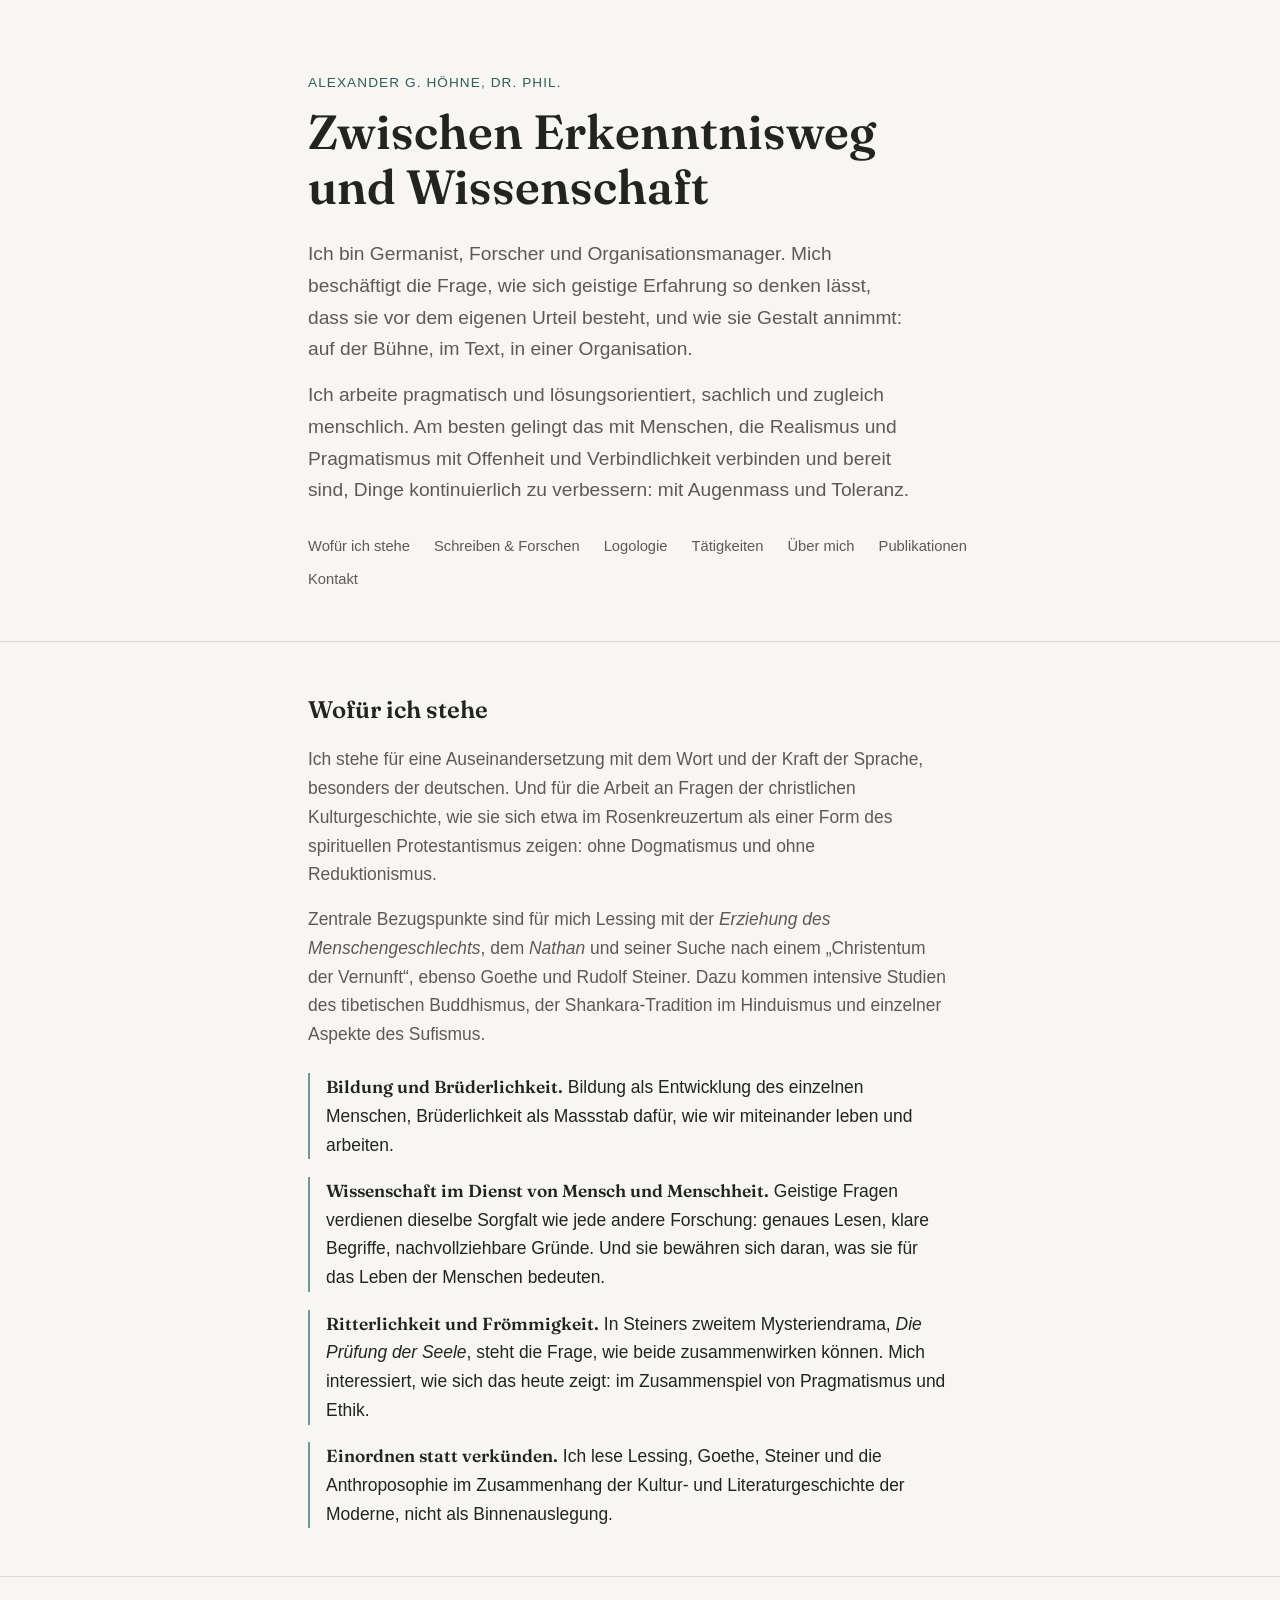
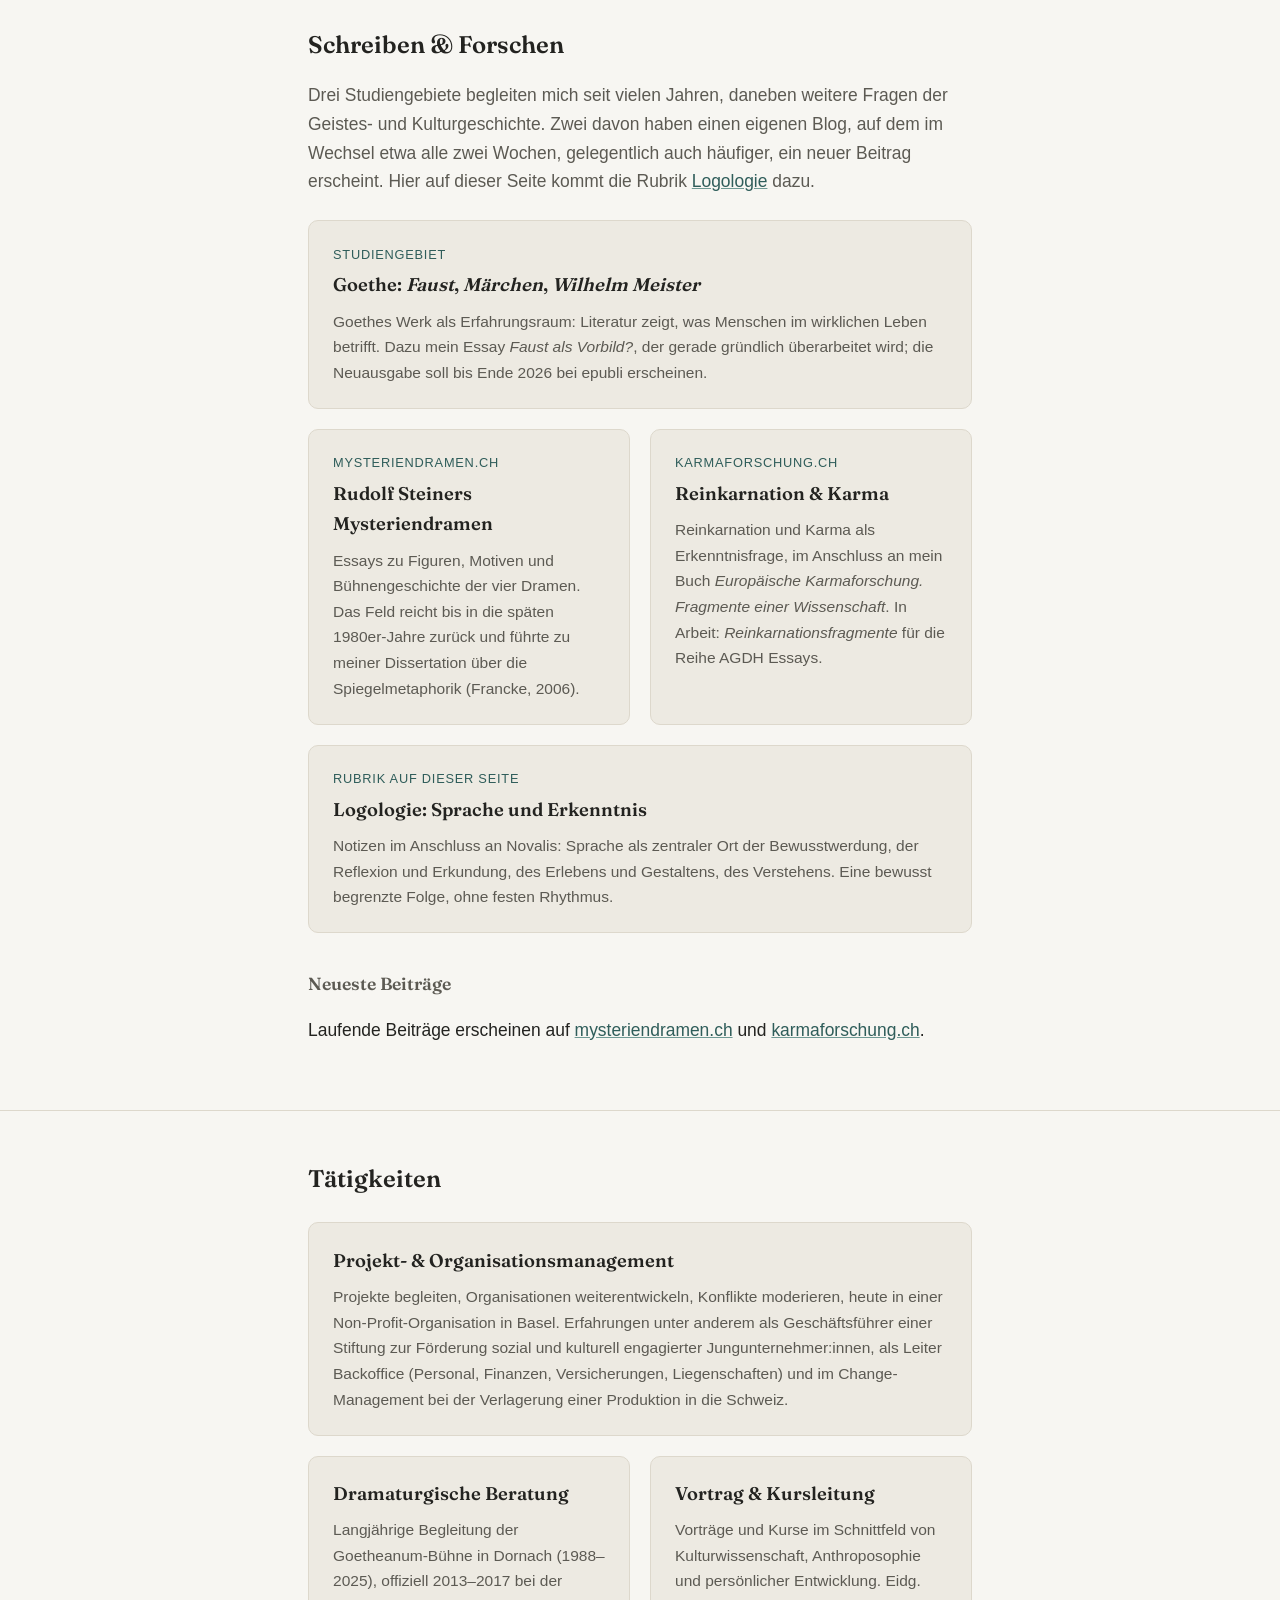
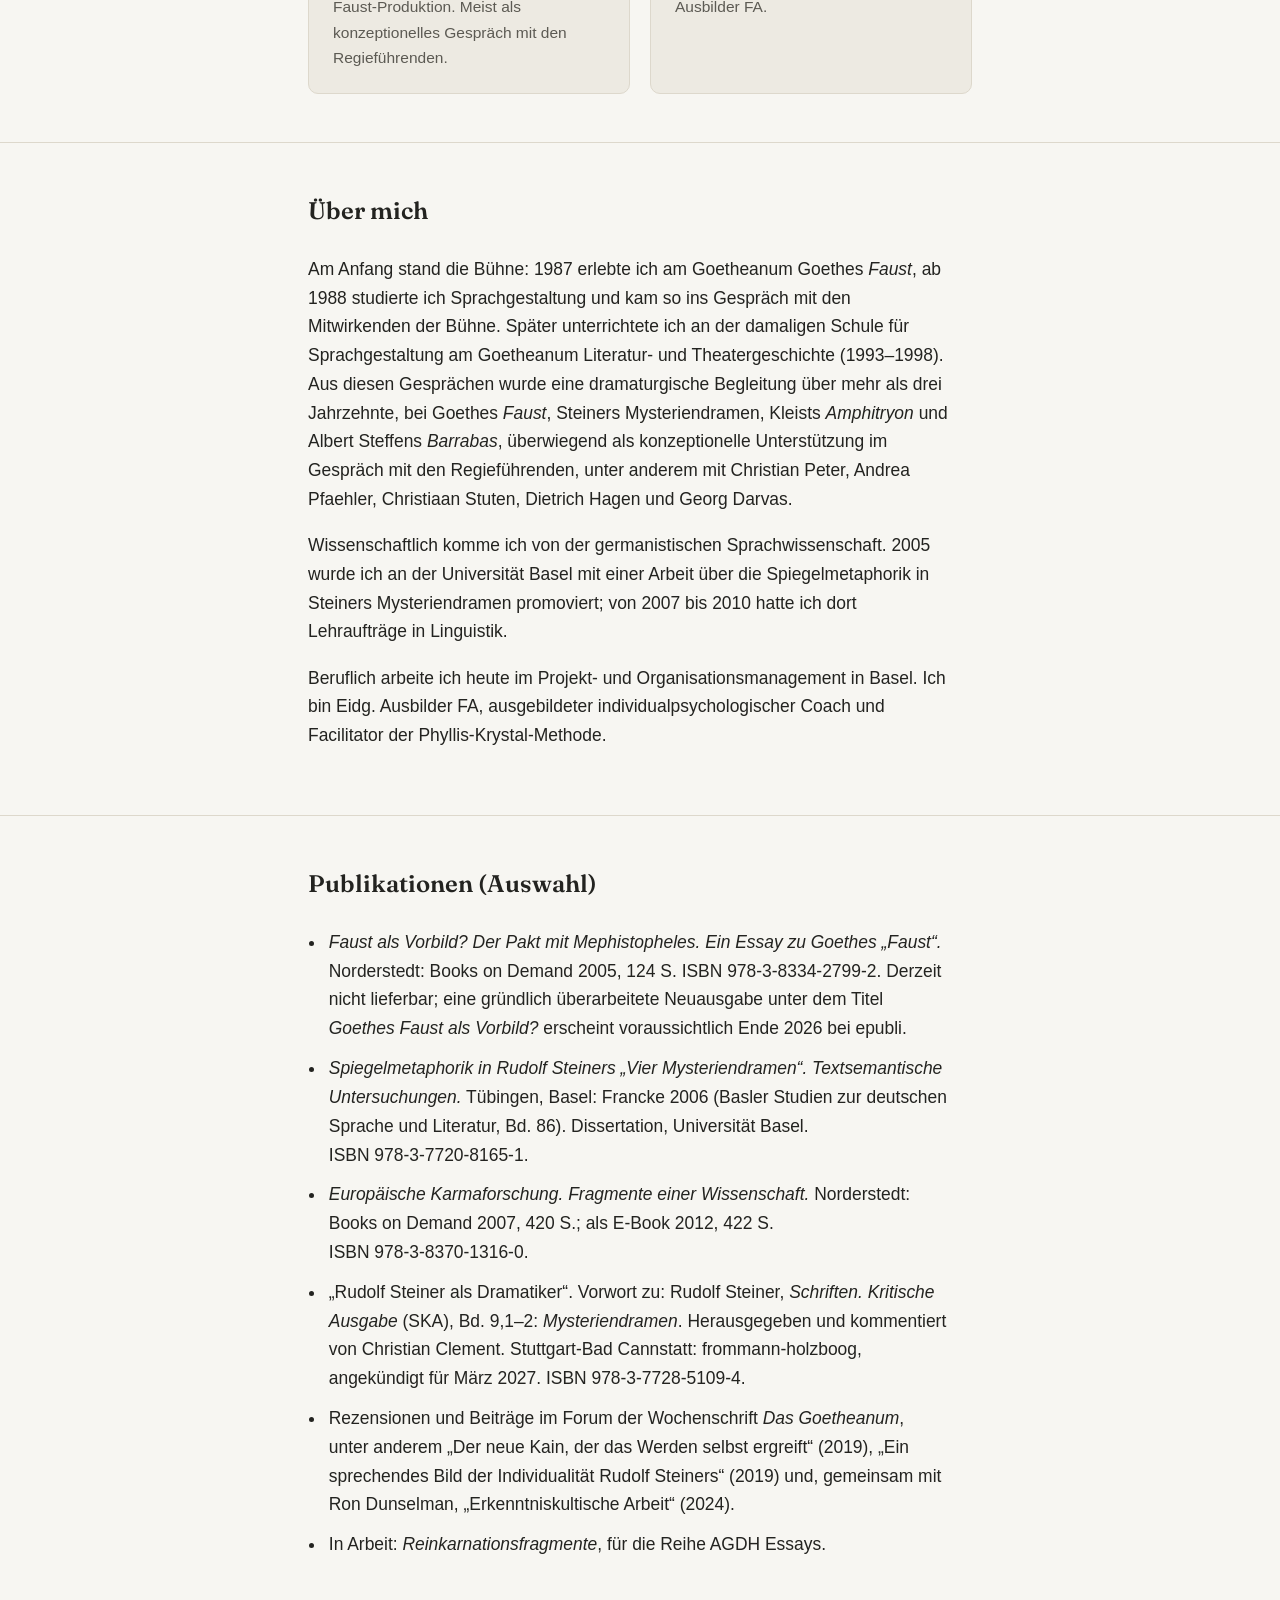
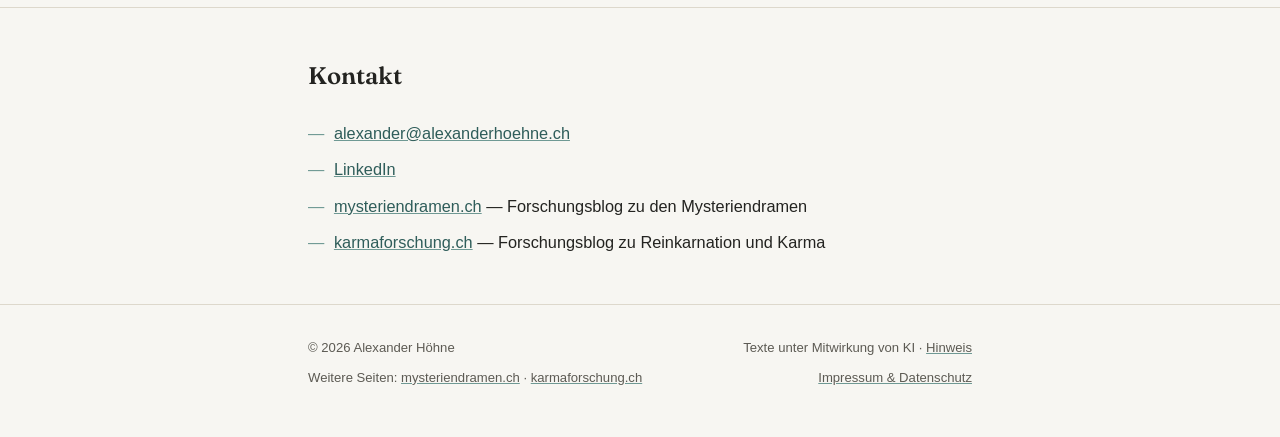
<file: index.html>
<!doctype html>
<html lang="de">
<head>
<meta charset="utf-8">
<meta name="viewport" content="width=device-width, initial-scale=1">
<title>Alexander G. Höhne — Germanist, Forscher, Organisationsmanager</title>
<meta name="description" content="Alexander G. Höhne, Dr. phil.: Germanist, Forscher und Organisationsmanager. Forschung zu Rudolf Steiners Mysteriendramen sowie zu Reinkarnation und Karma, Dramaturgie, Vortrag und Kurse.">
<link rel="canonical" href="https://alexanderhoehne.ch/">
<link rel="icon" href="/favicon.svg" type="image/svg+xml">
<link rel="icon" href="/favicon.ico" sizes="48x48">
<link rel="apple-touch-icon" href="/apple-touch-icon.png">
<meta property="og:type" content="website">
<meta property="og:site_name" content="Alexander Höhne">
<meta property="og:locale" content="de_CH">
<meta property="og:title" content="Alexander G. Höhne — Germanist, Forscher, Organisationsmanager">
<meta property="og:description" content="Alexander G. Höhne, Dr. phil.: Germanist, Forscher und Organisationsmanager. Forschung zu Rudolf Steiners Mysteriendramen sowie zu Reinkarnation und Karma, Dramaturgie, Vortrag und Kurse.">
<meta property="og:url" content="https://alexanderhoehne.ch/">
<meta property="og:image" content="https://alexanderhoehne.ch/assets/img/og-image.png">
<meta property="og:image:width" content="1200">
<meta property="og:image:height" content="630">
<meta property="og:image:alt" content="Alexander Höhne — alexanderhoehne.ch">
<meta name="twitter:card" content="summary_large_image">
<link rel="stylesheet" href="/assets/css/style.css">
<script type="application/ld+json">
{
  "@context": "https://schema.org",
  "@type": "Person",
  "@id": "https://alexanderhoehne.ch/#person",
  "name": "Alexander G. Höhne",
  "alternateName": "Alexander Höhne",
  "honorificPrefix": "Dr. phil.",
  "url": "https://alexanderhoehne.ch/",
  "sameAs": [
    "https://www.linkedin.com/in/alexanderhoehne",
    "https://mysteriendramen.ch/",
    "https://karmaforschung.ch/"
  ],
  "alumniOf": {
    "@type": "CollegeOrUniversity",
    "name": "Universität Basel"
  },
  "knowsAbout": [
    "Projektmanagement",
    "Organisationsentwicklung",
    "Johann Wolfgang von Goethe",
    "Rudolf Steiners Mysteriendramen",
    "Reinkarnation und Karma",
    "Dramaturgie",
    "Rosenkreuzertradition",
    "Novalis",
    "Logologie"
  ]
}
</script>
<script type="application/ld+json">
{
  "@context": "https://schema.org",
  "@graph": [
    {
      "@type": "Book",
      "name": "Faust als Vorbild? Der Pakt mit Mephistopheles. Ein Essay zu Goethes „Faust“",
      "author": {
        "@id": "https://alexanderhoehne.ch/#person"
      },
      "publisher": {
        "@type": "Organization",
        "name": "Books on Demand"
      },
      "datePublished": "2005",
      "isbn": "978-3-8334-2799-2",
      "numberOfPages": 124,
      "inLanguage": "de",
      "bookFormat": "https://schema.org/Paperback"
    },
    {
      "@type": "Book",
      "name": "Spiegelmetaphorik in Rudolf Steiners „Vier Mysteriendramen“. Textsemantische Untersuchungen",
      "author": {
        "@id": "https://alexanderhoehne.ch/#person"
      },
      "publisher": {
        "@type": "Organization",
        "name": "A. Francke Verlag"
      },
      "datePublished": "2006",
      "isbn": "978-3-7720-8165-1",
      "inLanguage": "de",
      "isPartOf": {
        "@type": "BookSeries",
        "name": "Basler Studien zur deutschen Sprache und Literatur"
      },
      "about": "Rudolf Steiners Mysteriendramen",
      "description": "Dissertation, Universität Basel"
    },
    {
      "@type": "Book",
      "name": "Europäische Karmaforschung. Fragmente einer Wissenschaft",
      "author": {
        "@id": "https://alexanderhoehne.ch/#person"
      },
      "publisher": {
        "@type": "Organization",
        "name": "Books on Demand"
      },
      "datePublished": "2007",
      "isbn": "978-3-8370-1316-0",
      "numberOfPages": 420,
      "inLanguage": "de",
      "about": "Reinkarnation und Karma"
    }
  ]
}
</script>
<script data-goatcounter="https://hoha23.goatcounter.com/count"
        async src="//gc.zgo.at/count.js"></script>
</head>
<body>
<a class="skip-link" href="#inhalt">Zum Inhalt springen</a>

<header class="hero">
  <div class="wrap">
    <div class="eyebrow">Alexander G. Höhne, Dr. phil.</div>
    <h1>Zwischen Erkenntnisweg und Wissenschaft</h1>
    <p class="lede">Ich bin Germanist, Forscher und Organisationsmanager. Mich beschäftigt die Frage, wie sich geistige Erfahrung so denken lässt, dass sie vor dem eigenen Urteil besteht, und wie sie Gestalt annimmt: auf der Bühne, im Text, in einer Organisation.</p>
    <p class="lede">Ich arbeite pragmatisch und lösungsorientiert, sachlich und zugleich menschlich. Am besten gelingt das mit Menschen, die Realismus und Pragmatismus mit Offenheit und Verbindlichkeit verbinden und bereit sind, Dinge kontinuierlich zu verbessern: mit Augenmass und Toleranz.</p>
    <nav class="quicklinks">
      <a href="#haltung">Wofür ich stehe</a>
      <a href="#schreiben">Schreiben &amp; Forschen</a>
      <a href="/logologie/">Logologie</a>
      <a href="#taetigkeiten">Tätigkeiten</a>
      <a href="#ueber-mich">Über mich</a>
      <a href="#publikationen">Publikationen</a>
      <a href="#kontakt">Kontakt</a>
    </nav>
  </div>
</header>

<main id="inhalt">
  <section id="haltung">
    <div class="wrap">
      <h2>Wofür ich stehe</h2>
      <p class="intro">Ich stehe für eine Auseinandersetzung mit dem Wort und der Kraft der Sprache, besonders der deutschen. Und für die Arbeit an Fragen der christlichen Kulturgeschichte, wie sie sich etwa im Rosenkreuzertum als einer Form des spirituellen Protestantismus zeigen: ohne Dogmatismus und ohne Reduktionismus.</p>
      <p class="intro">Zentrale Bezugspunkte sind für mich Lessing mit der <em>Erziehung des Menschengeschlechts</em>, dem <em>Nathan</em> und seiner Suche nach einem „Christentum der Vernunft“, ebenso Goethe und Rudolf Steiner. Dazu kommen intensive Studien des tibetischen Buddhismus, der Shankara-Tradition im Hinduismus und einzelner Aspekte des Sufismus.</p>
      <ul class="stance">
        <li><strong>Bildung und Brüderlichkeit.</strong> Bildung als Entwicklung des einzelnen Menschen, Brüderlichkeit als Massstab dafür, wie wir miteinander leben und arbeiten.</li>
        <li><strong>Wissenschaft im Dienst von Mensch und Menschheit.</strong> Geistige Fragen verdienen dieselbe Sorgfalt wie jede andere Forschung: genaues Lesen, klare Begriffe, nachvollziehbare Gründe. Und sie bewähren sich daran, was sie für das Leben der Menschen bedeuten.</li>
        <li><strong>Ritterlichkeit und Frömmigkeit.</strong> In Steiners zweitem Mysteriendrama, <em>Die Prüfung der Seele</em>, steht die Frage, wie beide zusammenwirken können. Mich interessiert, wie sich das heute zeigt: im Zusammenspiel von Pragmatismus und Ethik.</li>
        <li><strong>Einordnen statt verkünden.</strong> Ich lese Lessing, Goethe, Steiner und die Anthroposophie im Zusammenhang der Kultur- und Literaturgeschichte der Moderne, nicht als Binnenauslegung.</li>
      </ul>
    </div>
  </section>

  <section id="schreiben">
    <div class="wrap">
      <h2>Schreiben &amp; Forschen</h2>
      <p class="intro">Drei Studiengebiete begleiten mich seit vielen Jahren, daneben weitere Fragen der Geistes- und Kulturgeschichte. Zwei davon haben einen eigenen Blog, auf dem im Wechsel etwa alle zwei Wochen, gelegentlich auch häufiger, ein neuer Beitrag erscheint. Hier auf dieser Seite kommt die Rubrik <a href="/logologie/">Logologie</a> dazu.</p>
      <div class="competencies">
        <div class="competency wide">
          <span class="blog-name">Studiengebiet</span>
          <h3>Goethe: <em>Faust</em>, <em>Märchen</em>, <em>Wilhelm Meister</em></h3>
          <p>Goethes Werk als Erfahrungsraum: Literatur zeigt, was Menschen im wirklichen Leben betrifft. Dazu mein Essay <em>Faust als Vorbild?</em>, der gerade gründlich überarbeitet wird; die Neuausgabe soll bis Ende 2026 bei epubli erscheinen.</p>
        </div>
        <a class="competency blog-card" href="https://mysteriendramen.ch">
          <span class="blog-name">mysteriendramen.ch</span>
          <h3>Rudolf Steiners Mysteriendramen</h3>
          <p>Essays zu Figuren, Motiven und Bühnengeschichte der vier Dramen. Das Feld reicht bis in die späten 1980er-Jahre zurück und führte zu meiner Dissertation über die Spiegelmetaphorik (Francke, 2006).</p>
        </a>
        <a class="competency blog-card" href="https://karmaforschung.ch">
          <span class="blog-name">karmaforschung.ch</span>
          <h3>Reinkarnation &amp; Karma</h3>
          <p>Reinkarnation und Karma als Erkenntnisfrage, im Anschluss an mein Buch <em>Europäische Karmaforschung. Fragmente einer Wissenschaft</em>. In Arbeit: <em>Reinkarnationsfragmente</em> für die Reihe AGDH Essays.</p>
        </a>
        <a class="competency blog-card wide" href="/logologie/">
          <span class="blog-name">Rubrik auf dieser Seite</span>
          <h3>Logologie: Sprache und Erkenntnis</h3>
          <p>Notizen im Anschluss an Novalis: Sprache als zentraler Ort der Bewusstwerdung, der Reflexion und Erkundung, des Erlebens und Gestaltens, des Verstehens. Eine bewusst begrenzte Folge, ohne festen Rhythmus.</p>
        </a>
      </div>
      <div id="neue-beitraege" class="latest">
        <h3 class="latest-title">Neueste Beiträge</h3>
        <div id="neue-beitraege-liste">
          <p>Laufende Beiträge erscheinen auf <a href="https://mysteriendramen.ch/blog/">mysteriendramen.ch</a> und <a href="https://karmaforschung.ch/blog/">karmaforschung.ch</a>.</p>
        </div>
      </div>
    </div>
  </section>

  <section id="taetigkeiten">
    <div class="wrap">
      <h2>Tätigkeiten</h2>
      <div class="competencies">

        <div class="competency wide">
          <h3>Projekt- &amp; Organisationsmanagement</h3>
          <p>Projekte begleiten, Organisationen weiterentwickeln, Konflikte moderieren, heute in einer Non-Profit-Organisation in Basel. Erfahrungen unter anderem als Geschäftsführer einer Stiftung zur Förderung sozial und kulturell engagierter Jungunternehmer:innen, als Leiter Backoffice (Personal, Finanzen, Versicherungen, Liegenschaften) und im Change-Management bei der Verlagerung einer Produktion in die Schweiz.</p>
        </div>

        <div class="competency">
          <h3>Dramaturgische Beratung</h3>
          <p>Langjährige Begleitung der Goetheanum-Bühne in Dornach (1988–2025), offiziell 2013–2017 bei der Faust-Produktion. Meist als konzeptionelles Gespräch mit den Regieführenden.</p>
        </div>

        <div class="competency">
          <h3>Vortrag &amp; Kursleitung</h3>
          <p>Vorträge und Kurse im Schnittfeld von Kulturwissenschaft, Anthroposophie und persönlicher Entwicklung. Eidg. Ausbilder FA.</p>
        </div>

      </div>
    </div>
  </section>

  <section id="ueber-mich" class="bio">
    <div class="wrap">
      <h2>Über mich</h2>
      <p>Am Anfang stand die Bühne: 1987 erlebte ich am Goetheanum Goethes <em>Faust</em>, ab 1988 studierte ich Sprachgestaltung und kam so ins Gespräch mit den Mitwirkenden der Bühne. Später unterrichtete ich an der damaligen Schule für Sprachgestaltung am Goetheanum Literatur- und Theatergeschichte (1993–1998). Aus diesen Gesprächen wurde eine dramaturgische Begleitung über mehr als drei Jahrzehnte, bei Goethes <em>Faust</em>, Steiners Mysteriendramen, Kleists <em>Amphitryon</em> und Albert Steffens <em>Barrabas</em>, überwiegend als konzeptionelle Unterstützung im Gespräch mit den Regieführenden, unter anderem mit Christian Peter, Andrea Pfaehler, Christiaan Stuten, Dietrich Hagen und Georg Darvas.</p>
      <p>Wissenschaftlich komme ich von der germanistischen Sprachwissenschaft. 2005 wurde ich an der Universität Basel mit einer Arbeit über die Spiegelmetaphorik in Steiners Mysteriendramen promoviert; von 2007 bis 2010 hatte ich dort Lehraufträge in Linguistik.</p>
      <p>Beruflich arbeite ich heute im Projekt- und Organisationsmanagement in Basel. Ich bin Eidg. Ausbilder FA, ausgebildeter individualpsychologischer Coach und Facilitator der Phyllis-Krystal-Methode.</p>
    </div>
  </section>

  <section id="publikationen">
    <div class="wrap">
      <h2>Publikationen (Auswahl)</h2>
      <ul class="publications">
        <li><em>Faust als Vorbild? Der Pakt mit Mephistopheles. Ein Essay zu Goethes „Faust“.</em> Norderstedt: Books on Demand 2005, 124 S. <span class="nowrap">ISBN 978-3-8334-2799-2</span>. Derzeit nicht lieferbar; eine gründlich überarbeitete Neuausgabe unter dem Titel <em>Goethes Faust als Vorbild?</em> erscheint voraussichtlich Ende 2026 bei epubli.</li>
        <li><em>Spiegelmetaphorik in Rudolf Steiners „Vier Mysteriendramen“. Textsemantische Untersuchungen.</em> Tübingen, Basel: Francke 2006 (Basler Studien zur deutschen Sprache und Literatur, Bd. 86). Dissertation, Universität Basel. <span class="nowrap">ISBN 978-3-7720-8165-1</span>.</li>
        <li><em>Europäische Karmaforschung. Fragmente einer Wissenschaft.</em> Norderstedt: Books on Demand 2007, 420 S.; als E-Book 2012, 422 S. <span class="nowrap">ISBN 978-3-8370-1316-0</span>.</li>
        <li>„Rudolf Steiner als Dramatiker“. Vorwort zu: Rudolf Steiner, <em>Schriften. Kritische Ausgabe</em> (SKA), Bd. 9,1–2: <em>Mysteriendramen</em>. Herausgegeben und kommentiert von Christian Clement. Stuttgart-Bad Cannstatt: frommann-holzboog, angekündigt für März 2027. <span class="nowrap">ISBN 978-3-7728-5109-4</span>.</li>
        <li>Rezensionen und Beiträge im Forum der Wochenschrift <em>Das Goetheanum</em>, unter anderem „Der neue Kain, der das Werden selbst ergreift“ (2019), „Ein sprechendes Bild der Individualität Rudolf Steiners“ (2019) und, gemeinsam mit Ron Dunselman, „Erkenntniskultische Arbeit“ (2024).</li>
        <li>In Arbeit: <em>Reinkarnationsfragmente</em>, für die Reihe AGDH Essays.</li>
      </ul>
    </div>
  </section>

  <section id="kontakt" class="contact">
    <div class="wrap">
      <h2>Kontakt</h2>
      <ul>
        <li><a href="mailto:alexander@alexanderhoehne.ch">alexander@alexanderhoehne.ch</a></li>
        <li><a href="https://www.linkedin.com/in/alexanderhoehne">LinkedIn</a></li>
        <li><a href="https://mysteriendramen.ch">mysteriendramen.ch</a> — Forschungsblog zu den Mysteriendramen</li>
        <li><a href="https://karmaforschung.ch">karmaforschung.ch</a> — Forschungsblog zu Reinkarnation und Karma</li>
      </ul>
    </div>
  </section>
</main>

<footer class="site-footer">
  <div class="wrap">
    <span>© 2026 Alexander Höhne</span>
    <span>Texte unter Mitwirkung von KI · <a href="/impressum.html#ki">Hinweis</a></span>
    <span>Weitere Seiten: <a href="https://mysteriendramen.ch">mysteriendramen.ch</a> · <a href="https://karmaforschung.ch">karmaforschung.ch</a></span>
    <a href="/impressum.html">Impressum &amp; Datenschutz</a>
  </div>
</footer>

<script src="/assets/js/neue-beitraege.js" defer></script>
</body>
</html>
</file>
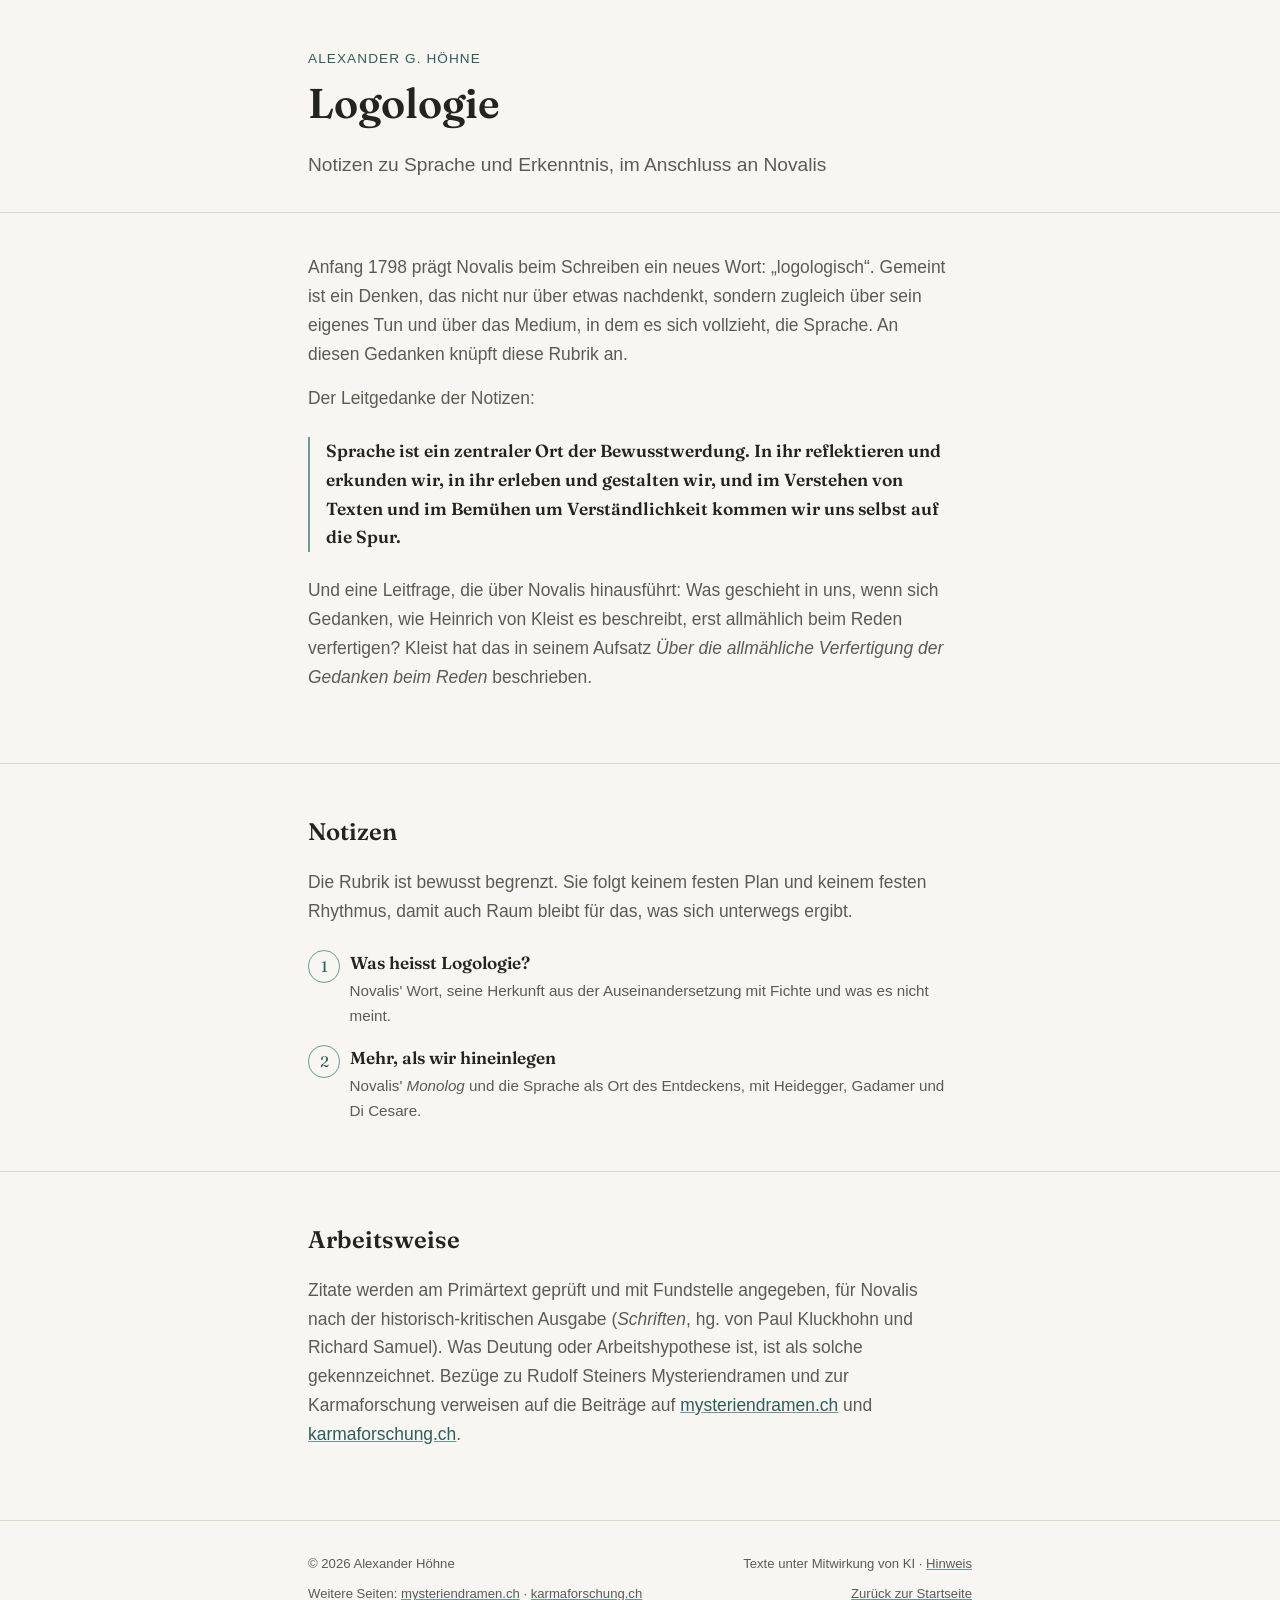
<file: logologie/index.html>
<!doctype html>
<html lang="de">
<head>
<meta charset="utf-8">
<meta name="viewport" content="width=device-width, initial-scale=1">
<title>Logologie. Notizen zu Sprache und Erkenntnis — Alexander Höhne</title>
<meta name="description" content="Notizen im Anschluss an Novalis' Logologie: Sprache als Ort der Bewusstwerdung, der Reflexion und Erkundung, des Erlebens und Gestaltens, des Verstehens und der Verständlichkeit.">
<link rel="canonical" href="https://alexanderhoehne.ch/logologie/">
<link rel="icon" href="/favicon.svg" type="image/svg+xml">
<link rel="icon" href="/favicon.ico" sizes="48x48">
<link rel="apple-touch-icon" href="/apple-touch-icon.png">
<meta property="og:type" content="website">
<meta property="og:site_name" content="Alexander Höhne">
<meta property="og:locale" content="de_CH">
<meta property="og:title" content="Logologie. Notizen zu Sprache und Erkenntnis">
<meta property="og:description" content="Notizen im Anschluss an Novalis' Logologie: Sprache als Ort der Bewusstwerdung, der Reflexion und Erkundung, des Erlebens und Gestaltens, des Verstehens und der Verständlichkeit.">
<meta property="og:url" content="https://alexanderhoehne.ch/logologie/">
<meta property="og:image" content="https://alexanderhoehne.ch/assets/img/og-image.png">
<meta property="og:image:width" content="1200">
<meta property="og:image:height" content="630">
<meta property="og:image:alt" content="Alexander Höhne — alexanderhoehne.ch">
<meta name="twitter:card" content="summary_large_image">
<link rel="stylesheet" href="/assets/css/style.css">
<script type="application/ld+json">
{
  "@context": "https://schema.org",
  "@type": "CreativeWorkSeries",
  "@id": "https://alexanderhoehne.ch/logologie/#serie",
  "name": "Logologie. Notizen zu Sprache und Erkenntnis",
  "url": "https://alexanderhoehne.ch/logologie/",
  "inLanguage": "de-CH",
  "author": { "@id": "https://alexanderhoehne.ch/#person" },
  "about": ["Novalis", "Logologie", "Sprachphilosophie", "Erkenntnis", "Selbsterkenntnis"],
  "hasPart": [
    {
      "@type": "BlogPosting",
      "headline": "Was heisst Logologie?",
      "url": "https://alexanderhoehne.ch/logologie/01-was-heisst-logologie.html",
      "position": 1
    }
  ]
}
</script>
<script data-goatcounter="https://hoha23.goatcounter.com/count"
        async src="//gc.zgo.at/count.js"></script>
</head>
<body>
<a class="skip-link" href="#inhalt">Zum Inhalt springen</a>

<header class="hero page">
  <div class="wrap">
    <div class="eyebrow"><a href="/">Alexander G. Höhne</a></div>
    <h1>Logologie</h1>
    <p class="lede">Notizen zu Sprache und Erkenntnis, im Anschluss an Novalis</p>
  </div>
</header>

<main id="inhalt">
  <section>
    <div class="wrap">
      <p class="intro">Anfang 1798 prägt Novalis beim Schreiben ein neues Wort: „logologisch“. Gemeint ist ein Denken, das nicht nur über etwas nachdenkt, sondern zugleich über sein eigenes Tun und über das Medium, in dem es sich vollzieht, die Sprache. An diesen Gedanken knüpft diese Rubrik an.</p>
      <p class="intro">Der Leitgedanke der Notizen:</p>
      <ul class="stance">
        <li><strong>Sprache ist ein zentraler Ort der Bewusstwerdung. In ihr reflektieren und erkunden wir, in ihr erleben und gestalten wir, und im Verstehen von Texten und im Bemühen um Verständlichkeit kommen wir uns selbst auf die Spur.</strong></li>
      </ul>
      <p class="intro" style="margin-top:1.5rem;">Und eine Leitfrage, die über Novalis hinausführt: Was geschieht in uns, wenn sich Gedanken, wie Heinrich von Kleist es beschreibt, erst allmählich beim Reden verfertigen? Kleist hat das in seinem Aufsatz <em>Über die allmähliche Verfertigung der Gedanken beim Reden</em> beschrieben.</p>
    </div>
  </section>

  <section>
    <div class="wrap">
      <h2>Notizen</h2>
      <p class="intro">Die Rubrik ist bewusst begrenzt. Sie folgt keinem festen Plan und keinem festen Rhythmus, damit auch Raum bleibt für das, was sich unterwegs ergibt.</p>
      <ol class="notes">
        <li>
          <span class="title"><a href="/logologie/01-was-heisst-logologie.html">Was heisst Logologie?</a></span>
          <span class="desc">Novalis' Wort, seine Herkunft aus der Auseinandersetzung mit Fichte und was es nicht meint.</span>
        </li>
        <li>
          <span class="title"><a href="/logologie/02-monolog.html">Mehr, als wir hineinlegen</a></span>
          <span class="desc">Novalis' <em>Monolog</em> und die Sprache als Ort des Entdeckens, mit Heidegger, Gadamer und Di Cesare.</span>
        </li>
      </ol>
    </div>
  </section>

  <section>
    <div class="wrap">
      <h2>Arbeitsweise</h2>
      <p class="intro">Zitate werden am Primärtext geprüft und mit Fundstelle angegeben, für Novalis nach der historisch-kritischen Ausgabe (<em>Schriften</em>, hg. von Paul Kluckhohn und Richard Samuel). Was Deutung oder Arbeitshypothese ist, ist als solche gekennzeichnet. Bezüge zu Rudolf Steiners Mysteriendramen und zur Karmaforschung verweisen auf die Beiträge auf <a href="https://mysteriendramen.ch">mysteriendramen.ch</a> und <a href="https://karmaforschung.ch">karmaforschung.ch</a>.</p>
    </div>
  </section>
</main>

<footer class="site-footer">
  <div class="wrap">
    <span>© 2026 Alexander Höhne</span>
    <span>Texte unter Mitwirkung von KI · <a href="/impressum.html#ki">Hinweis</a></span>
    <span>Weitere Seiten: <a href="https://mysteriendramen.ch">mysteriendramen.ch</a> · <a href="https://karmaforschung.ch">karmaforschung.ch</a></span>
    <a href="/">Zurück zur Startseite</a>
  </div>
</footer>

</body>
</html>
</file>
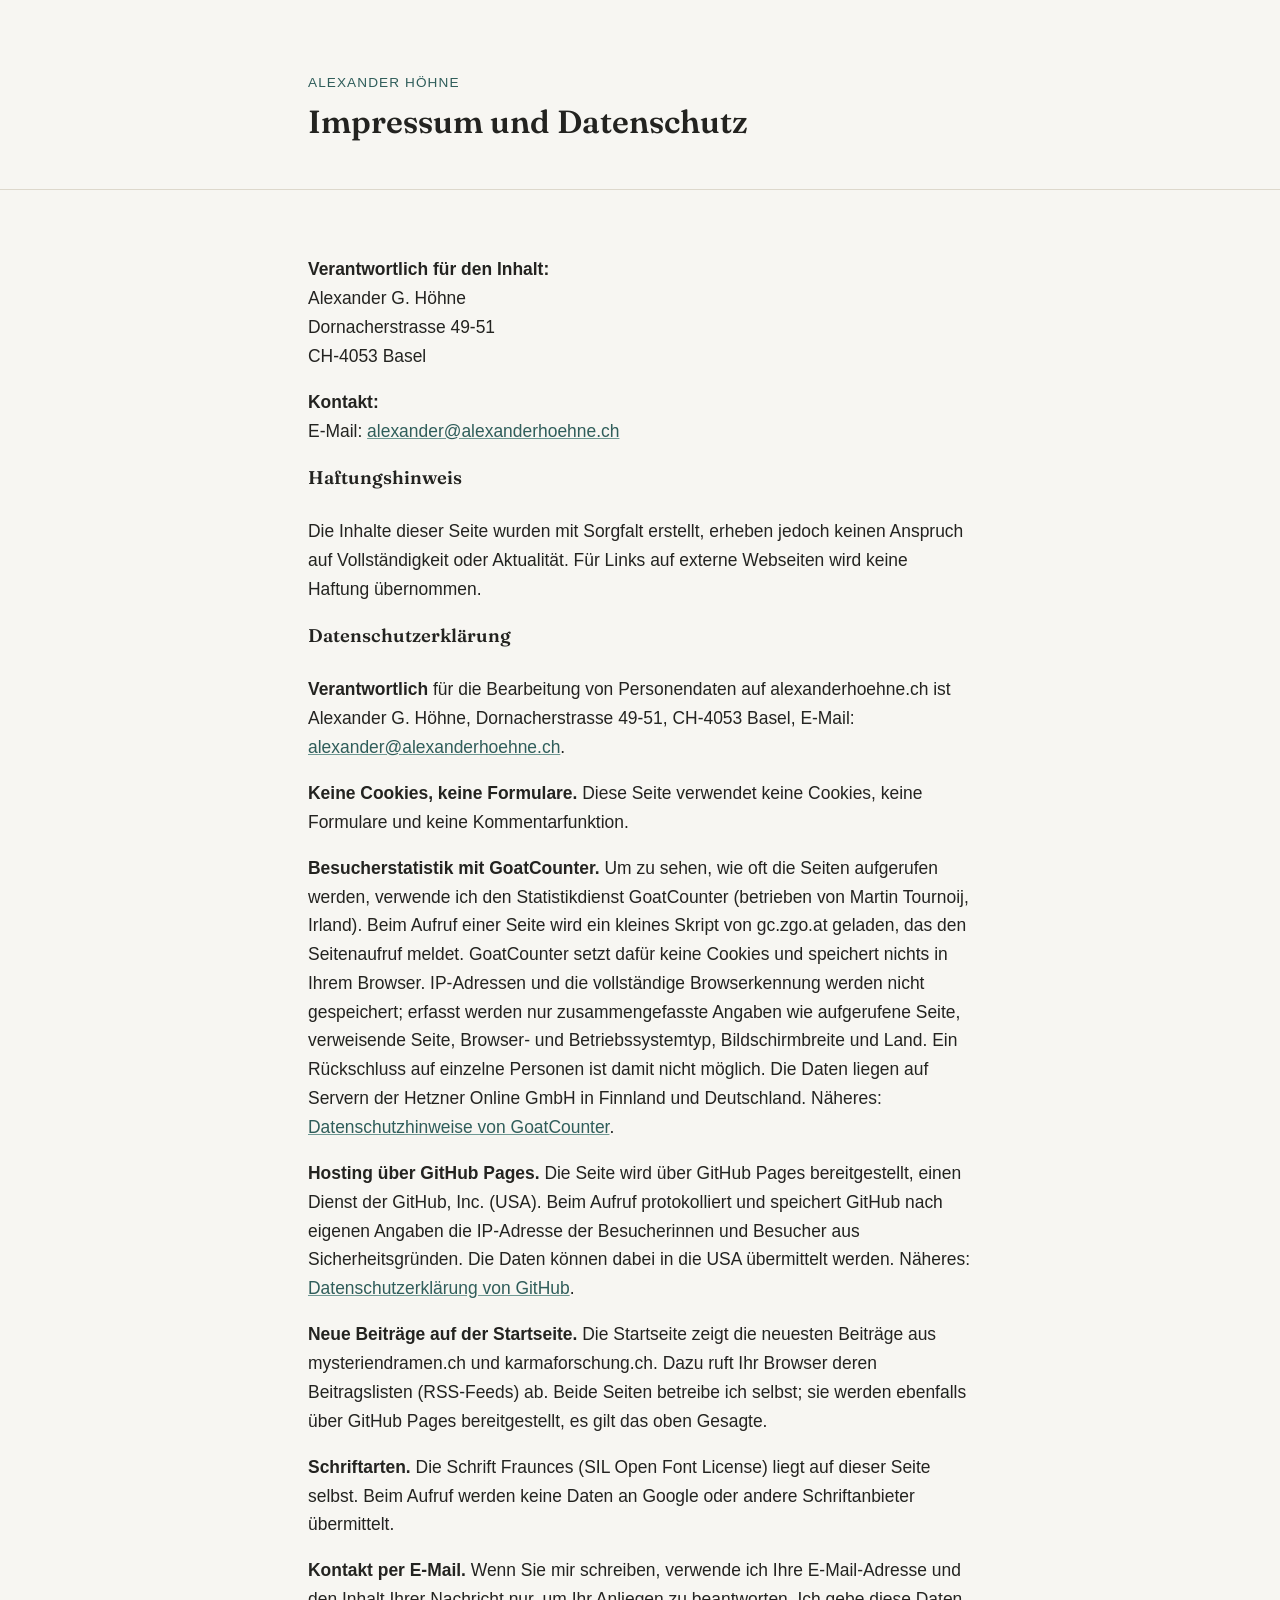
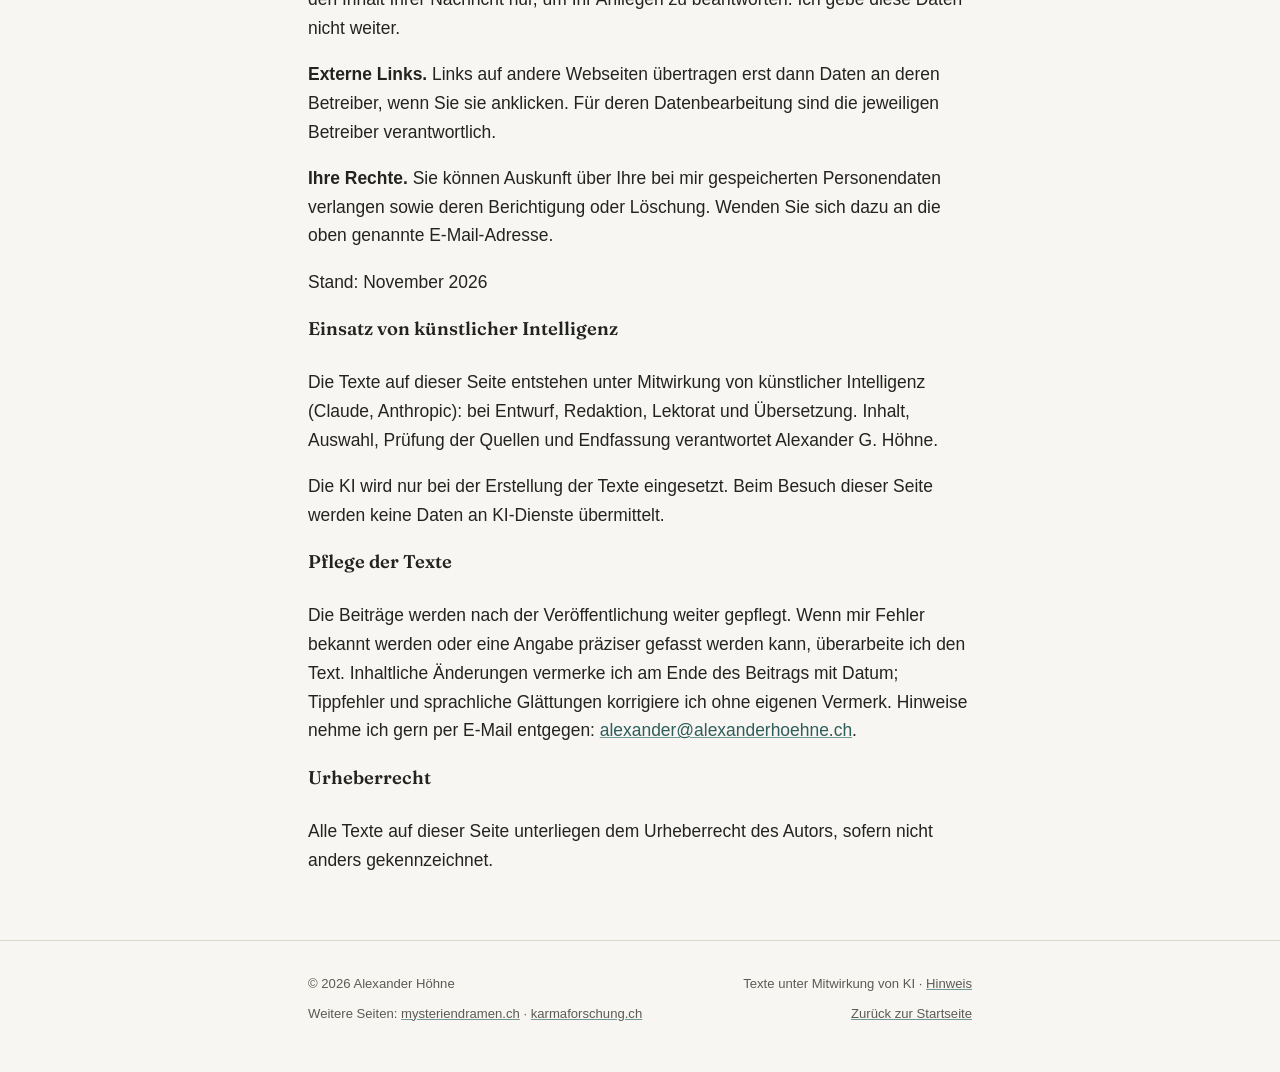
<file: impressum.html>
<!doctype html>
<html lang="de">
<head>
<meta charset="utf-8">
<meta name="viewport" content="width=device-width, initial-scale=1">
<title>Impressum und Datenschutz — Alexander Höhne</title>
<meta name="description" content="Impressum und Datenschutzerklärung von alexanderhoehne.ch.">
<link rel="canonical" href="https://alexanderhoehne.ch/impressum.html">
<link rel="icon" href="/favicon.svg" type="image/svg+xml">
<link rel="icon" href="/favicon.ico" sizes="48x48">
<link rel="apple-touch-icon" href="/apple-touch-icon.png">
<meta property="og:type" content="website">
<meta property="og:site_name" content="Alexander Höhne">
<meta property="og:locale" content="de_CH">
<meta property="og:title" content="Impressum und Datenschutz">
<meta property="og:description" content="Impressum und Datenschutzerklärung von alexanderhoehne.ch.">
<meta property="og:url" content="https://alexanderhoehne.ch/impressum.html">
<meta property="og:image" content="https://alexanderhoehne.ch/assets/img/og-image.png">
<meta property="og:image:width" content="1200">
<meta property="og:image:height" content="630">
<meta property="og:image:alt" content="Alexander Höhne — alexanderhoehne.ch">
<meta name="twitter:card" content="summary_large_image">
<link rel="stylesheet" href="/assets/css/style.css">
<script data-goatcounter="https://hoha23.goatcounter.com/count"
        async src="//gc.zgo.at/count.js"></script>
</head>
<body>
<a class="skip-link" href="#inhalt">Zum Inhalt springen</a>

<header class="hero" style="padding-bottom:2rem;">
  <div class="wrap">
    <div class="eyebrow"><a href="/" style="color:inherit;text-decoration:none;">Alexander Höhne</a></div>
    <h1 style="font-size:2rem;">Impressum und Datenschutz</h1>
  </div>
</header>

<main id="inhalt">
  <section>
    <div class="wrap">
      <p><strong>Verantwortlich für den Inhalt:</strong><br>
      Alexander G. Höhne<br>
      Dornacherstrasse 49-51<br>
      CH-4053 Basel</p>

      <p><strong>Kontakt:</strong><br>
      E-Mail: <a href="mailto:alexander@alexanderhoehne.ch">alexander@alexanderhoehne.ch</a></p>

      <h2 style="font-size:1.15rem;">Haftungshinweis</h2>
      <p>Die Inhalte dieser Seite wurden mit Sorgfalt erstellt, erheben jedoch keinen Anspruch auf Vollständigkeit oder Aktualität. Für Links auf externe Webseiten wird keine Haftung übernommen.</p>

      <h2 style="font-size:1.15rem;" id="datenschutz">Datenschutzerklärung</h2>
      <p><strong>Verantwortlich</strong> für die Bearbeitung von Personendaten auf alexanderhoehne.ch ist Alexander G. Höhne, Dornacherstrasse 49-51, CH-4053 Basel, E-Mail: <a href="mailto:alexander@alexanderhoehne.ch">alexander@alexanderhoehne.ch</a>.</p>
      <p><strong>Keine Cookies, keine Formulare.</strong> Diese Seite verwendet keine Cookies, keine Formulare und keine Kommentarfunktion.</p>
      <p><strong>Besucherstatistik mit GoatCounter.</strong> Um zu sehen, wie oft die Seiten aufgerufen werden, verwende ich den Statistikdienst GoatCounter (betrieben von Martin Tournoij, Irland). Beim Aufruf einer Seite wird ein kleines Skript von gc.zgo.at geladen, das den Seitenaufruf meldet. GoatCounter setzt dafür keine Cookies und speichert nichts in Ihrem Browser. IP-Adressen und die vollständige Browserkennung werden nicht gespeichert; erfasst werden nur zusammengefasste Angaben wie aufgerufene Seite, verweisende Seite, Browser- und Betriebssystemtyp, Bildschirmbreite und Land. Ein Rückschluss auf einzelne Personen ist damit nicht möglich. Die Daten liegen auf Servern der Hetzner Online GmbH in Finnland und Deutschland. Näheres: <a href="https://www.goatcounter.com/help/privacy">Datenschutzhinweise von GoatCounter</a>.</p>
      <p><strong>Hosting über GitHub Pages.</strong> Die Seite wird über GitHub Pages bereitgestellt, einen Dienst der GitHub, Inc. (USA). Beim Aufruf protokolliert und speichert GitHub nach eigenen Angaben die IP-Adresse der Besucherinnen und Besucher aus Sicherheitsgründen. Die Daten können dabei in die USA übermittelt werden. Näheres: <a href="https://docs.github.com/en/site-policy/privacy-policies/github-general-privacy-statement">Datenschutzerklärung von GitHub</a>.</p>
      <p><strong>Neue Beiträge auf der Startseite.</strong> Die Startseite zeigt die neuesten Beiträge aus mysteriendramen.ch und karmaforschung.ch. Dazu ruft Ihr Browser deren Beitragslisten (RSS-Feeds) ab. Beide Seiten betreibe ich selbst; sie werden ebenfalls über GitHub Pages bereitgestellt, es gilt das oben Gesagte.</p>
      <p><strong>Schriftarten.</strong> Die Schrift Fraunces (SIL Open Font License) liegt auf dieser Seite selbst. Beim Aufruf werden keine Daten an Google oder andere Schriftanbieter übermittelt.</p>
      <p><strong>Kontakt per E-Mail.</strong> Wenn Sie mir schreiben, verwende ich Ihre E-Mail-Adresse und den Inhalt Ihrer Nachricht nur, um Ihr Anliegen zu beantworten. Ich gebe diese Daten nicht weiter.</p>
      <p><strong>Externe Links.</strong> Links auf andere Webseiten übertragen erst dann Daten an deren Betreiber, wenn Sie sie anklicken. Für deren Datenbearbeitung sind die jeweiligen Betreiber verantwortlich.</p>
      <p><strong>Ihre Rechte.</strong> Sie können Auskunft über Ihre bei mir gespeicherten Personendaten verlangen sowie deren Berichtigung oder Löschung. Wenden Sie sich dazu an die oben genannte E-Mail-Adresse.</p>
      <p class="meta">Stand: November 2026</p>

      <h2 style="font-size:1.15rem;" id="ki">Einsatz von künstlicher Intelligenz</h2>
      <p>Die Texte auf dieser Seite entstehen unter Mitwirkung von künstlicher Intelligenz (Claude, Anthropic): bei Entwurf, Redaktion, Lektorat und Übersetzung. Inhalt, Auswahl, Prüfung der Quellen und Endfassung verantwortet Alexander G. Höhne.</p>
      <p>Die KI wird nur bei der Erstellung der Texte eingesetzt. Beim Besuch dieser Seite werden keine Daten an KI-Dienste übermittelt.</p>

      <h2 style="font-size:1.15rem;" id="pflege">Pflege der Texte</h2>
      <p>Die Beiträge werden nach der Veröffentlichung weiter gepflegt. Wenn mir Fehler bekannt werden oder eine Angabe präziser gefasst werden kann, überarbeite ich den Text. Inhaltliche Änderungen vermerke ich am Ende des Beitrags mit Datum; Tippfehler und sprachliche Glättungen korrigiere ich ohne eigenen Vermerk. Hinweise nehme ich gern per E-Mail entgegen: <a href="mailto:alexander@alexanderhoehne.ch">alexander@alexanderhoehne.ch</a>.</p>

      <h2 style="font-size:1.15rem;">Urheberrecht</h2>
      <p>Alle Texte auf dieser Seite unterliegen dem Urheberrecht des Autors, sofern nicht anders gekennzeichnet.</p>
    </div>
  </section>
</main>

<footer class="site-footer">
  <div class="wrap">
    <span>© 2026 Alexander Höhne</span>
    <span>Texte unter Mitwirkung von KI · <a href="/impressum.html#ki">Hinweis</a></span>
    <span>Weitere Seiten: <a href="https://mysteriendramen.ch">mysteriendramen.ch</a> · <a href="https://karmaforschung.ch">karmaforschung.ch</a></span>
    <a href="/">Zurück zur Startseite</a>
  </div>
</footer>

</body>
</html>
</file>
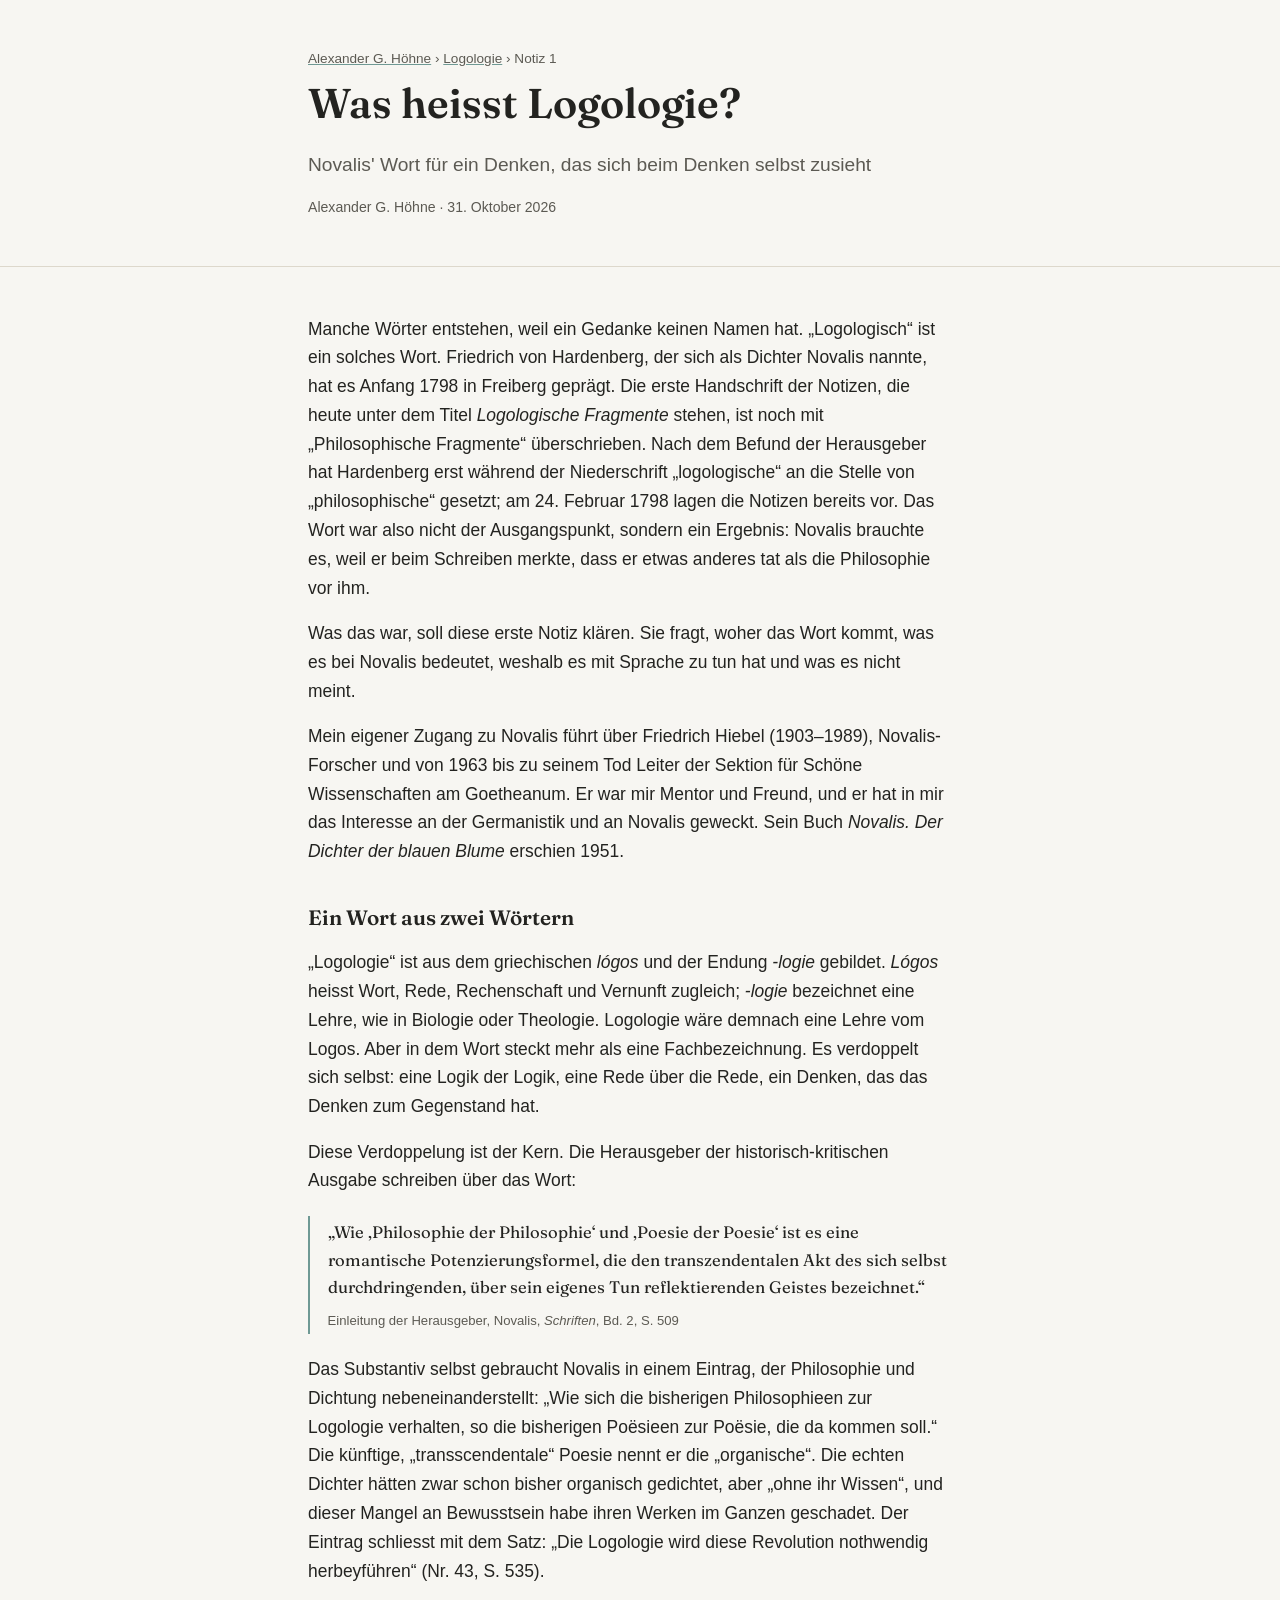
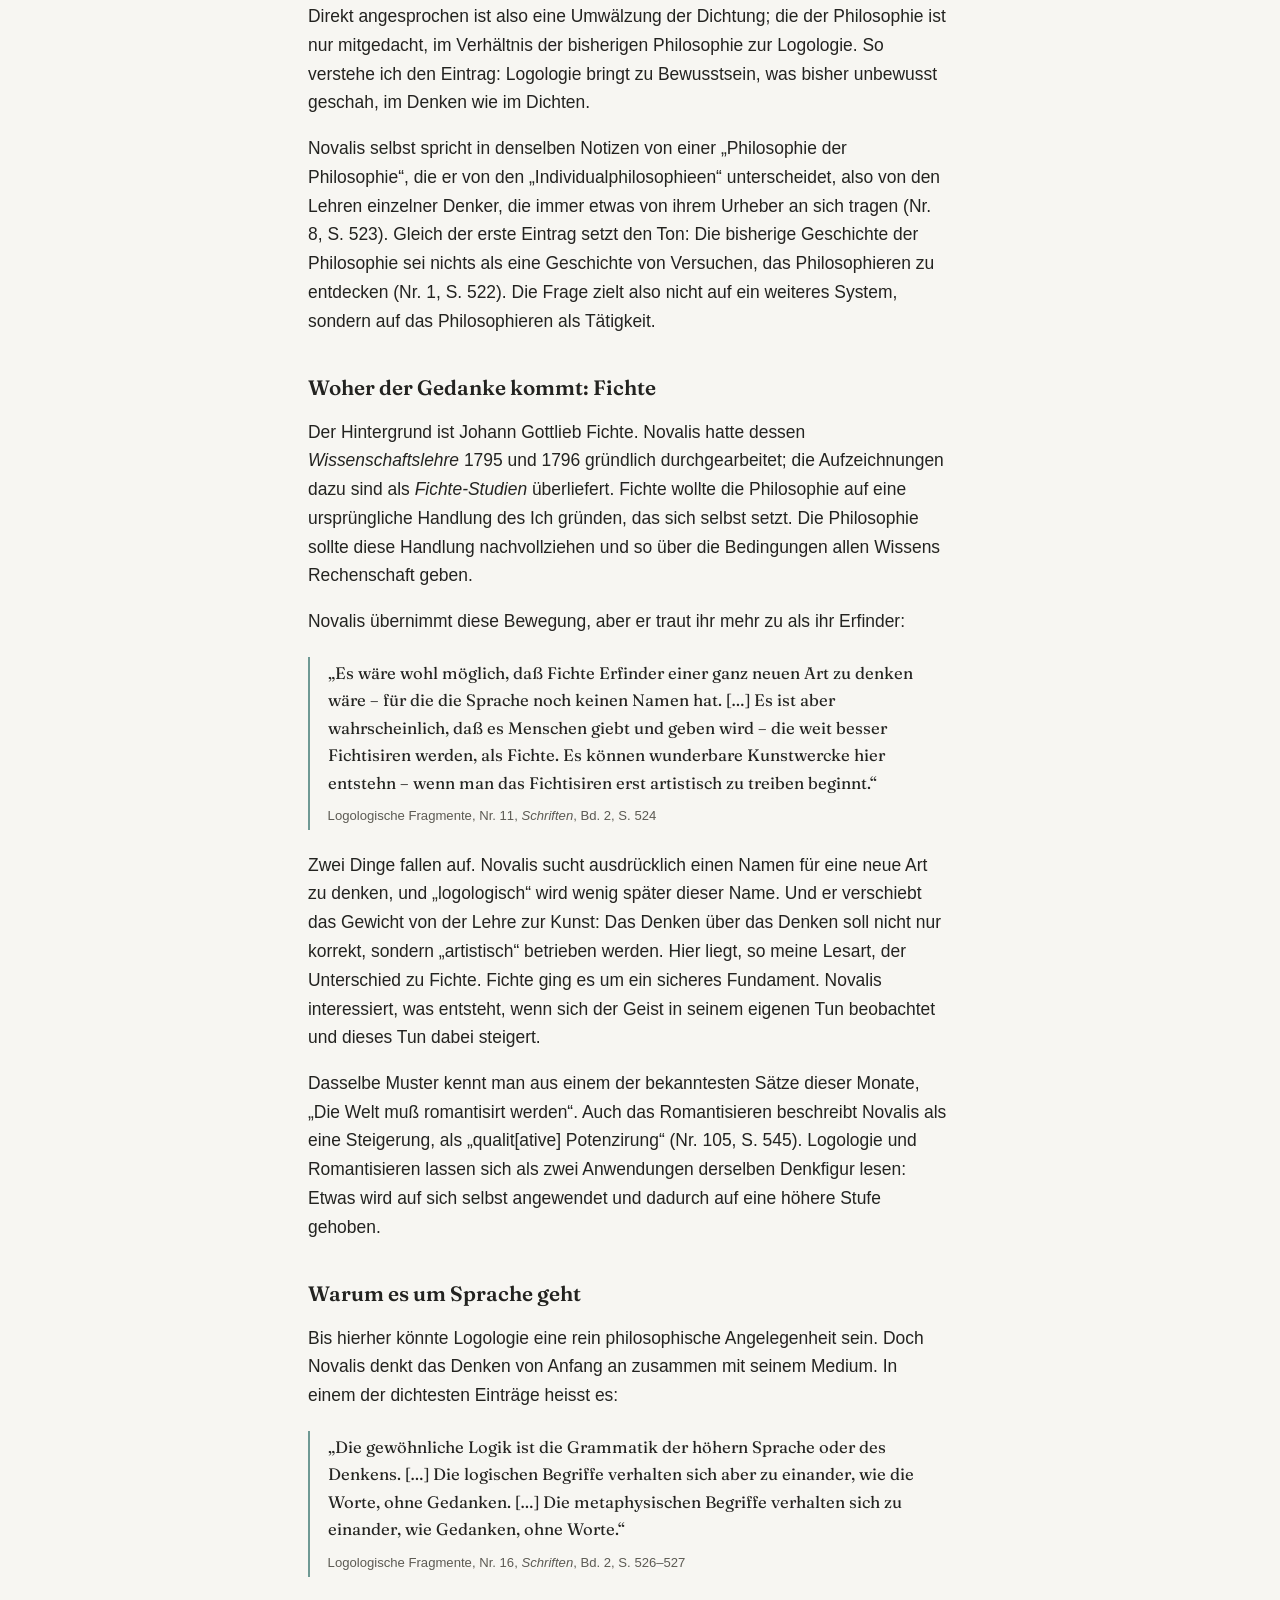
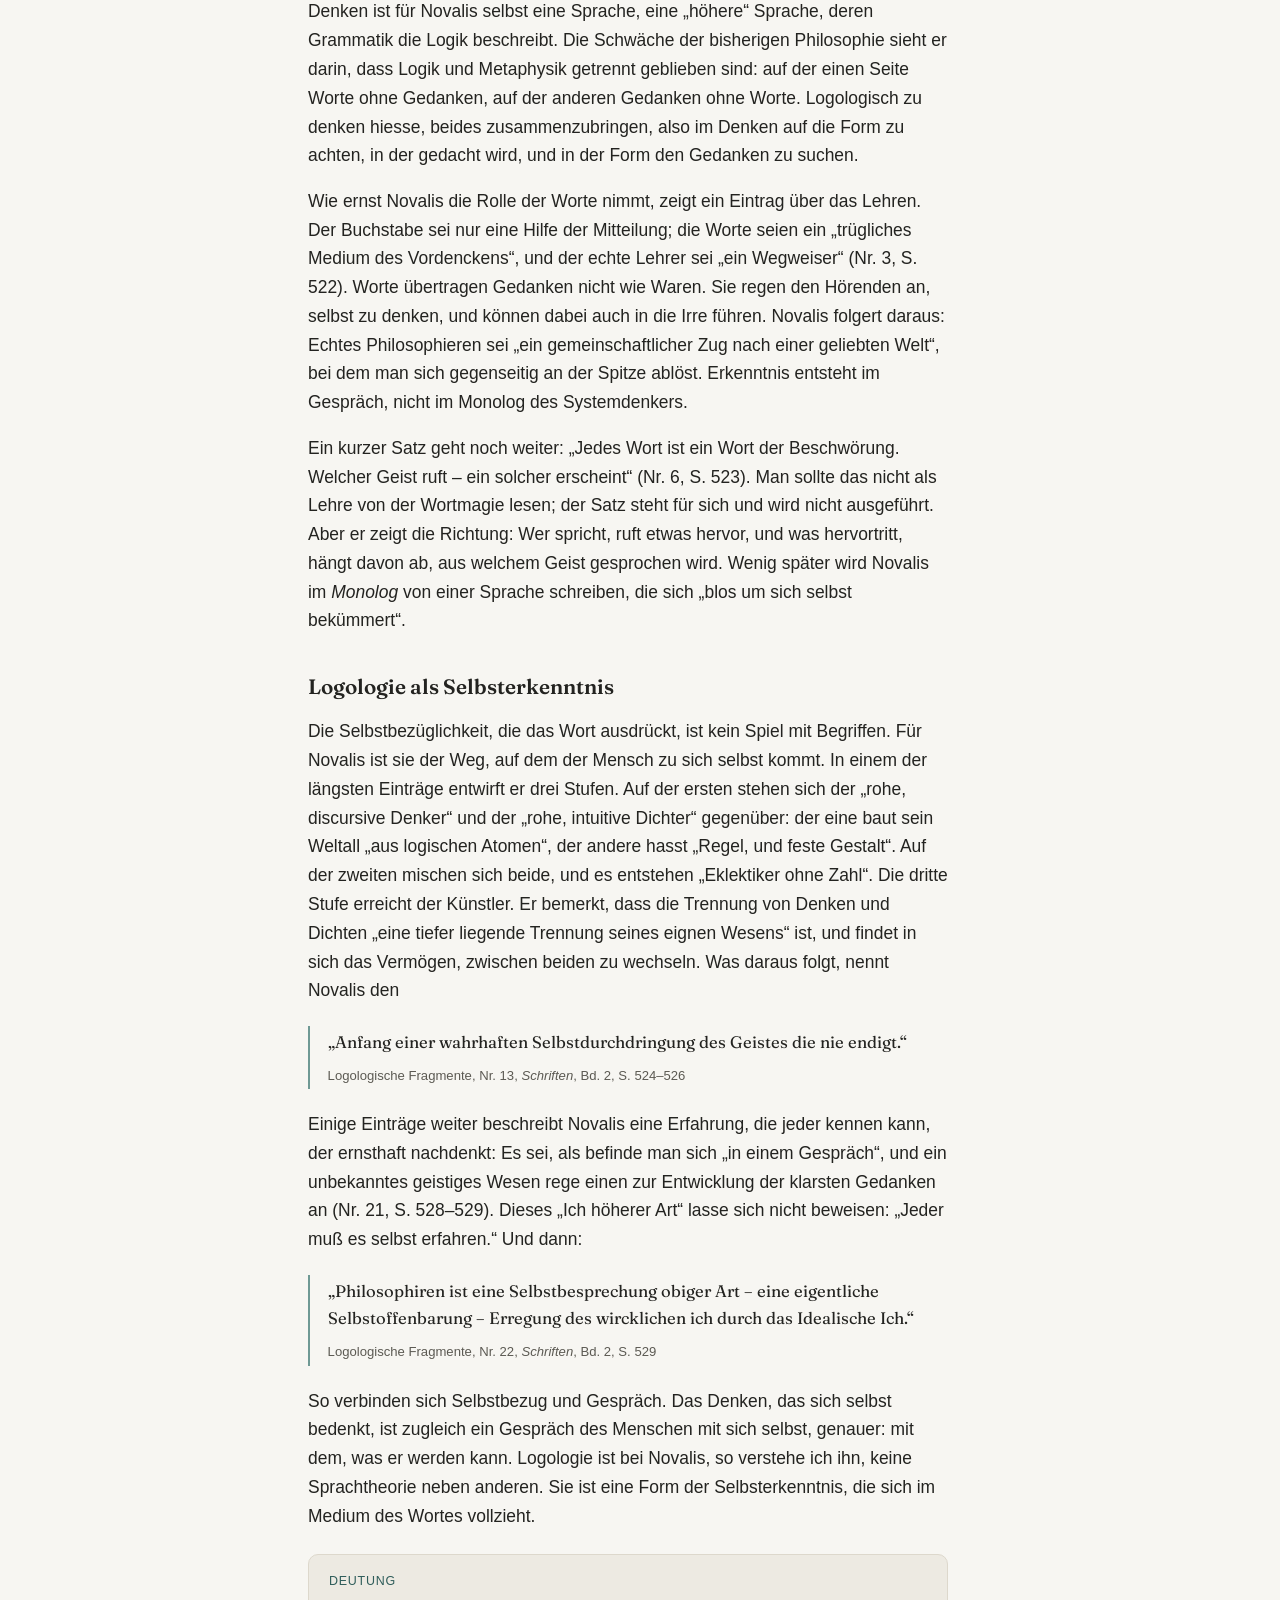
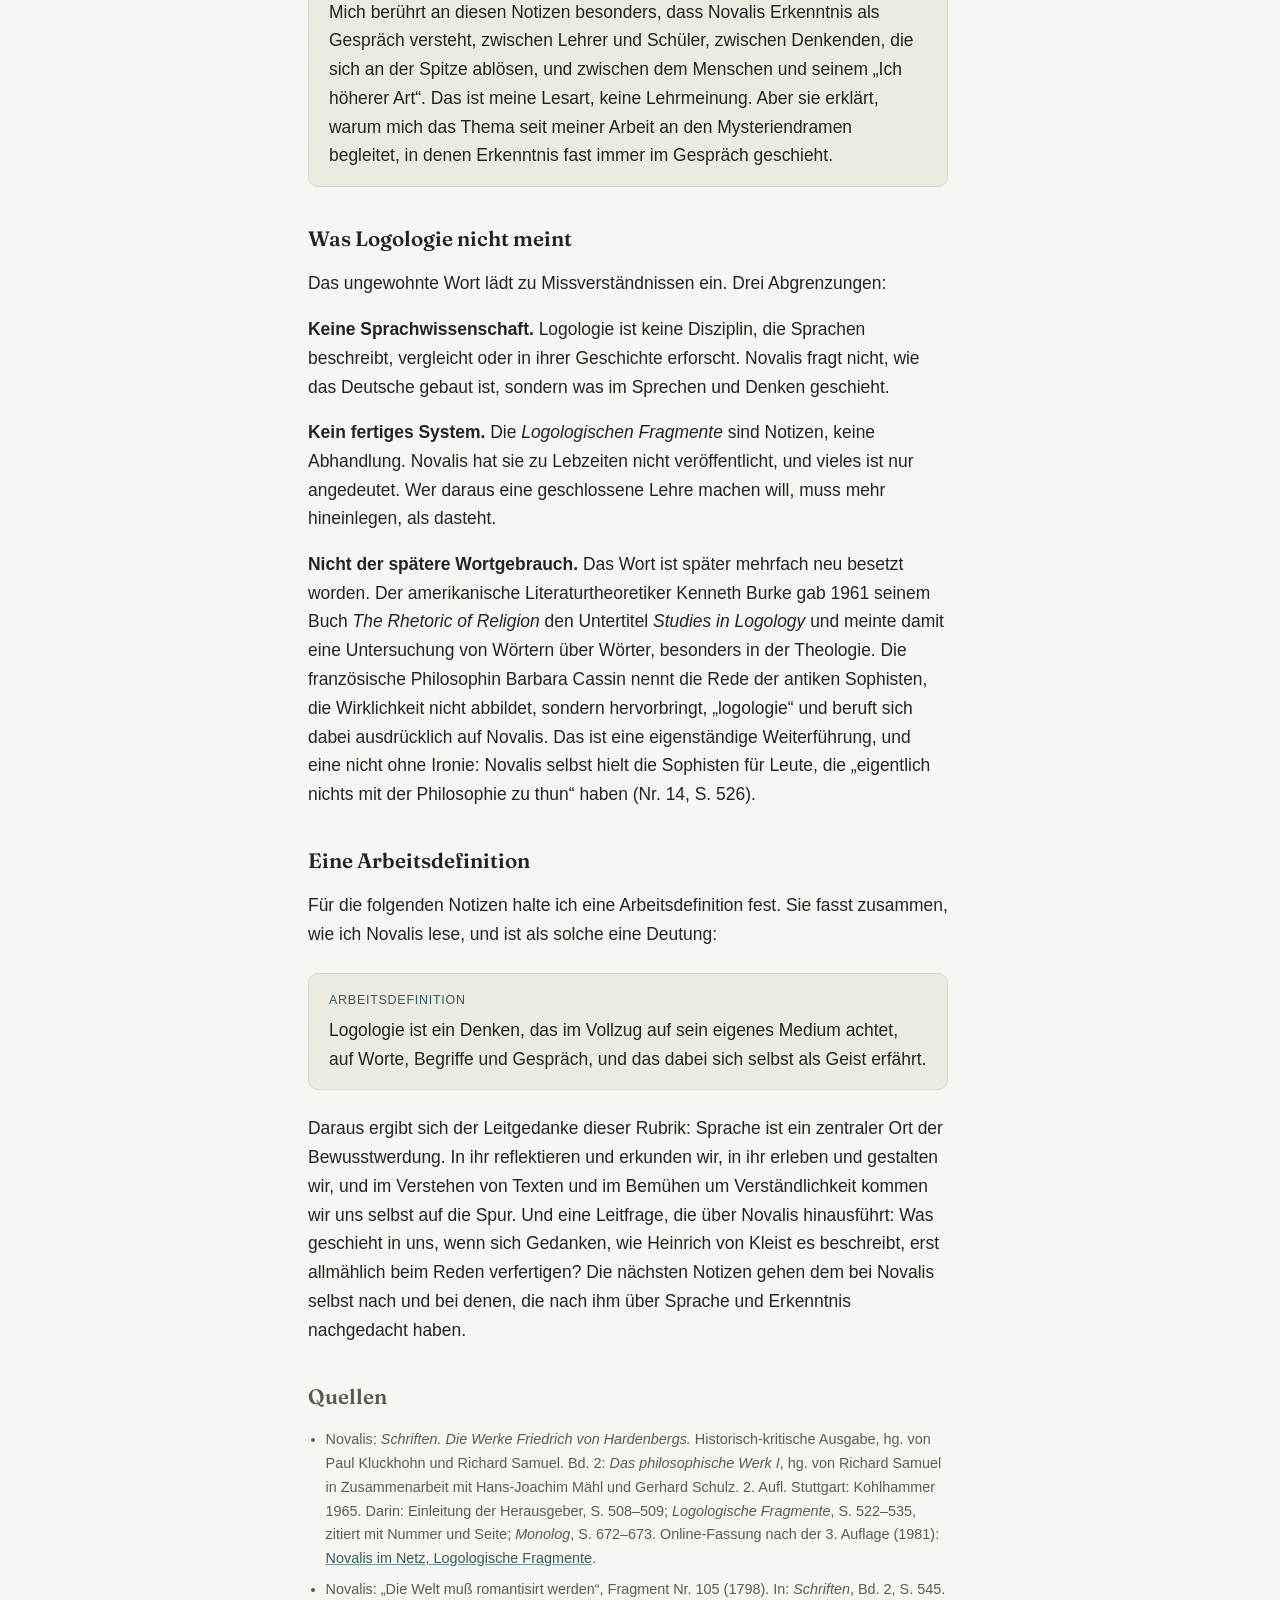
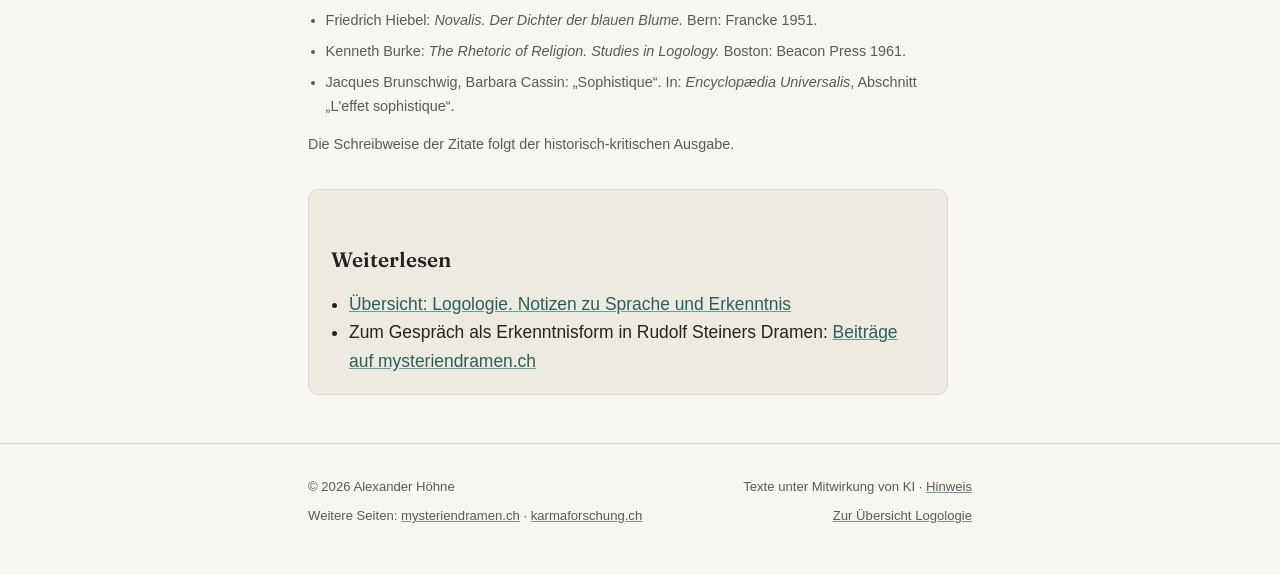
<file: logologie/01-was-heisst-logologie.html>
<!doctype html>
<html lang="de">
<head>
<meta charset="utf-8">
<meta name="viewport" content="width=device-width, initial-scale=1">
<title>Was heisst Logologie? Novalis' Wort für ein Denken, das sich selbst bedenkt — Alexander Höhne</title>
<meta name="description" content="Logologie bei Novalis: woher das Wort kommt, was es mit Fichte zu tun hat, warum es um Sprache und Selbsterkenntnis geht und was es nicht meint.">
<link rel="canonical" href="https://alexanderhoehne.ch/logologie/01-was-heisst-logologie.html">
<link rel="icon" href="/favicon.svg" type="image/svg+xml">
<link rel="icon" href="/favicon.ico" sizes="48x48">
<link rel="apple-touch-icon" href="/apple-touch-icon.png">
<meta property="og:type" content="article">
<meta property="og:site_name" content="Alexander Höhne">
<meta property="og:locale" content="de_CH">
<meta property="og:title" content="Was heisst Logologie?">
<meta property="og:description" content="Logologie bei Novalis: woher das Wort kommt, was es mit Fichte zu tun hat, warum es um Sprache und Selbsterkenntnis geht und was es nicht meint.">
<meta property="og:url" content="https://alexanderhoehne.ch/logologie/01-was-heisst-logologie.html">
<meta property="og:image" content="https://alexanderhoehne.ch/assets/img/og-image.png">
<meta property="og:image:width" content="1200">
<meta property="og:image:height" content="630">
<meta property="og:image:alt" content="Alexander Höhne — alexanderhoehne.ch">
<meta name="twitter:card" content="summary_large_image">
<link rel="stylesheet" href="/assets/css/style.css">
<script type="application/ld+json">
{
  "@context": "https://schema.org",
  "@type": "BlogPosting",
  "headline": "Was heisst Logologie?",
  "description": "Logologie bei Novalis: woher das Wort kommt, was es mit Fichte zu tun hat, warum es um Sprache und Selbsterkenntnis geht und was es nicht meint.",
  "datePublished": "2026-10-31",
  "inLanguage": "de-CH",
  "articleSection": "Logologie",
  "keywords": ["Novalis", "Logologie", "Logologische Fragmente", "Fichte", "Frühromantik", "Sprachphilosophie", "Selbsterkenntnis"],
  "mainEntityOfPage": "https://alexanderhoehne.ch/logologie/01-was-heisst-logologie.html",
  "url": "https://alexanderhoehne.ch/logologie/01-was-heisst-logologie.html",
  "image": "https://alexanderhoehne.ch/assets/img/og-image.png",
  "author": { "@id": "https://alexanderhoehne.ch/#person", "@type": "Person", "name": "Alexander G. Höhne", "url": "https://alexanderhoehne.ch/" },
  "publisher": { "@id": "https://alexanderhoehne.ch/#person" },
  "isPartOf": { "@type": "CreativeWorkSeries", "@id": "https://alexanderhoehne.ch/logologie/#serie", "name": "Logologie. Notizen zu Sprache und Erkenntnis" },
  "position": 1,
  "about": { "@type": "Person", "name": "Novalis", "alternateName": "Friedrich von Hardenberg" }
}
</script>
<script data-goatcounter="https://hoha23.goatcounter.com/count"
        async src="//gc.zgo.at/count.js"></script>
</head>
<body>
<a class="skip-link" href="#inhalt">Zum Inhalt springen</a>

<header class="hero page">
  <div class="wrap">
    <p class="crumbs"><a href="/">Alexander G. Höhne</a> › <a href="/logologie/">Logologie</a> › Notiz 1</p>
    <h1>Was heisst Logologie?</h1>
    <p class="lede">Novalis' Wort für ein Denken, das sich beim Denken selbst zusieht</p>
    <p class="note-meta">Alexander G. Höhne · 31. Oktober 2026</p>
  </div>
</header>

<main id="inhalt">
  <section>
    <div class="wrap">
      <article class="note">

<p>Manche Wörter entstehen, weil ein Gedanke keinen Namen hat. „Logologisch“ ist ein solches Wort. Friedrich von Hardenberg, der sich als Dichter Novalis nannte, hat es Anfang 1798 in Freiberg geprägt. Die erste Handschrift der Notizen, die heute unter dem Titel <em>Logologische Fragmente</em> stehen, ist noch mit „Philosophische Fragmente“ überschrieben. Nach dem Befund der Herausgeber hat Hardenberg erst während der Niederschrift „logologische“ an die Stelle von „philosophische“ gesetzt; am 24. Februar 1798 lagen die Notizen bereits vor. Das Wort war also nicht der Ausgangspunkt, sondern ein Ergebnis: Novalis brauchte es, weil er beim Schreiben merkte, dass er etwas anderes tat als die Philosophie vor ihm.</p>

<p>Was das war, soll diese erste Notiz klären. Sie fragt, woher das Wort kommt, was es bei Novalis bedeutet, weshalb es mit Sprache zu tun hat und was es nicht meint.</p>

<p>Mein eigener Zugang zu Novalis führt über Friedrich Hiebel (1903–1989), Novalis-Forscher und von 1963 bis zu seinem Tod Leiter der Sektion für Schöne Wissenschaften am Goetheanum. Er war mir Mentor und Freund, und er hat in mir das Interesse an der Germanistik und an Novalis geweckt. Sein Buch <em>Novalis. Der Dichter der blauen Blume</em> erschien 1951.</p>

<h2>Ein Wort aus zwei Wörtern</h2>

<p>„Logologie“ ist aus dem griechischen <em>lógos</em> und der Endung <em>-logie</em> gebildet. <em>Lógos</em> heisst Wort, Rede, Rechenschaft und Vernunft zugleich; <em>-logie</em> bezeichnet eine Lehre, wie in Biologie oder Theologie. Logologie wäre demnach eine Lehre vom Logos. Aber in dem Wort steckt mehr als eine Fachbezeichnung. Es verdoppelt sich selbst: eine Logik der Logik, eine Rede über die Rede, ein Denken, das das Denken zum Gegenstand hat.</p>

<p>Diese Verdoppelung ist der Kern. Die Herausgeber der historisch-kritischen Ausgabe schreiben über das Wort:</p>

<blockquote>
<p>„Wie ‚Philosophie der Philosophie‘ und ‚Poesie der Poesie‘ ist es eine romantische Potenzierungsformel, die den transzendentalen Akt des sich selbst durchdringenden, über sein eigenes Tun reflektierenden Geistes bezeichnet.“</p>
<cite>Einleitung der Herausgeber, Novalis, <em>Schriften</em>, Bd. 2, S. 509</cite>
</blockquote>

<p>Das Substantiv selbst gebraucht Novalis in einem Eintrag, der Philosophie und Dichtung nebeneinanderstellt: „Wie sich die bisherigen Philosophieen zur Logologie verhalten, so die bisherigen Poësieen zur Poësie, die da kommen soll.“ Die künftige, „transscendentale“ Poesie nennt er die „organische“. Die echten Dichter hätten zwar schon bisher organisch gedichtet, aber „ohne ihr Wissen“, und dieser Mangel an Bewusstsein habe ihren Werken im Ganzen geschadet. Der Eintrag schliesst mit dem Satz: „Die Logologie wird diese Revolution nothwendig herbeyführen“ (Nr. 43, S. 535).</p>

<p>Direkt angesprochen ist also eine Umwälzung der Dichtung; die der Philosophie ist nur mitgedacht, im Verhältnis der bisherigen Philosophie zur Logologie. So verstehe ich den Eintrag: Logologie bringt zu Bewusstsein, was bisher unbewusst geschah, im Denken wie im Dichten.</p>

<p>Novalis selbst spricht in denselben Notizen von einer „Philosophie der Philosophie“, die er von den „Individualphilosophieen“ unterscheidet, also von den Lehren einzelner Denker, die immer etwas von ihrem Urheber an sich tragen (Nr. 8, S. 523). Gleich der erste Eintrag setzt den Ton: Die bisherige Geschichte der Philosophie sei nichts als eine Geschichte von Versuchen, das Philosophieren zu entdecken (Nr. 1, S. 522). Die Frage zielt also nicht auf ein weiteres System, sondern auf das Philosophieren als Tätigkeit.</p>

<h2>Woher der Gedanke kommt: Fichte</h2>

<p>Der Hintergrund ist Johann Gottlieb Fichte. Novalis hatte dessen <em>Wissenschaftslehre</em> 1795 und 1796 gründlich durchgearbeitet; die Aufzeichnungen dazu sind als <em>Fichte-Studien</em> überliefert. Fichte wollte die Philosophie auf eine ursprüngliche Handlung des Ich gründen, das sich selbst setzt. Die Philosophie sollte diese Handlung nachvollziehen und so über die Bedingungen allen Wissens Rechenschaft geben.</p>

<p>Novalis übernimmt diese Bewegung, aber er traut ihr mehr zu als ihr Erfinder:</p>

<blockquote>
<p>„Es wäre wohl möglich, daß Fichte Erfinder einer ganz neuen Art zu denken wäre – für die die Sprache noch keinen Namen hat. […] Es ist aber wahrscheinlich, daß es Menschen giebt und geben wird – die weit besser Fichtisiren werden, als Fichte. Es können wunderbare Kunstwercke hier entstehn – wenn man das Fichtisiren erst artistisch zu treiben beginnt.“</p>
<cite>Logologische Fragmente, Nr. 11, <em>Schriften</em>, Bd. 2, S. 524</cite>
</blockquote>

<p>Zwei Dinge fallen auf. Novalis sucht ausdrücklich einen Namen für eine neue Art zu denken, und „logologisch“ wird wenig später dieser Name. Und er verschiebt das Gewicht von der Lehre zur Kunst: Das Denken über das Denken soll nicht nur korrekt, sondern „artistisch“ betrieben werden. Hier liegt, so meine Lesart, der Unterschied zu Fichte. Fichte ging es um ein sicheres Fundament. Novalis interessiert, was entsteht, wenn sich der Geist in seinem eigenen Tun beobachtet und dieses Tun dabei steigert.</p>

<p>Dasselbe Muster kennt man aus einem der bekanntesten Sätze dieser Monate, „Die Welt muß romantisirt werden“. Auch das Romantisieren beschreibt Novalis als eine Steigerung, als „qualit[ative] Potenzirung“ (Nr. 105, S. 545). Logologie und Romantisieren lassen sich als zwei Anwendungen derselben Denkfigur lesen: Etwas wird auf sich selbst angewendet und dadurch auf eine höhere Stufe gehoben.</p>

<h2>Warum es um Sprache geht</h2>

<p>Bis hierher könnte Logologie eine rein philosophische Angelegenheit sein. Doch Novalis denkt das Denken von Anfang an zusammen mit seinem Medium. In einem der dichtesten Einträge heisst es:</p>

<blockquote>
<p>„Die gewöhnliche Logik ist die Grammatik der höhern Sprache oder des Denkens. […] Die logischen Begriffe verhalten sich aber zu einander, wie die Worte, ohne Gedanken. […] Die metaphysischen Begriffe verhalten sich zu einander, wie Gedanken, ohne Worte.“</p>
<cite>Logologische Fragmente, Nr. 16, <em>Schriften</em>, Bd. 2, S. 526–527</cite>
</blockquote>

<p>Denken ist für Novalis selbst eine Sprache, eine „höhere“ Sprache, deren Grammatik die Logik beschreibt. Die Schwäche der bisherigen Philosophie sieht er darin, dass Logik und Metaphysik getrennt geblieben sind: auf der einen Seite Worte ohne Gedanken, auf der anderen Gedanken ohne Worte. Logologisch zu denken hiesse, beides zusammenzubringen, also im Denken auf die Form zu achten, in der gedacht wird, und in der Form den Gedanken zu suchen.</p>

<p>Wie ernst Novalis die Rolle der Worte nimmt, zeigt ein Eintrag über das Lehren. Der Buchstabe sei nur eine Hilfe der Mitteilung; die Worte seien ein „trügliches Medium des Vordenckens“, und der echte Lehrer sei „ein Wegweiser“ (Nr. 3, S. 522). Worte übertragen Gedanken nicht wie Waren. Sie regen den Hörenden an, selbst zu denken, und können dabei auch in die Irre führen. Novalis folgert daraus: Echtes Philosophieren sei „ein gemeinschaftlicher Zug nach einer geliebten Welt“, bei dem man sich gegenseitig an der Spitze ablöst. Erkenntnis entsteht im Gespräch, nicht im Monolog des Systemdenkers.</p>

<p>Ein kurzer Satz geht noch weiter: „Jedes Wort ist ein Wort der Beschwörung. Welcher Geist ruft – ein solcher erscheint“ (Nr. 6, S. 523). Man sollte das nicht als Lehre von der Wortmagie lesen; der Satz steht für sich und wird nicht ausgeführt. Aber er zeigt die Richtung: Wer spricht, ruft etwas hervor, und was hervortritt, hängt davon ab, aus welchem Geist gesprochen wird. Wenig später wird Novalis im <em>Monolog</em> von einer Sprache schreiben, die sich „blos um sich selbst bekümmert“.</p>

<h2>Logologie als Selbsterkenntnis</h2>

<p>Die Selbstbezüglichkeit, die das Wort ausdrückt, ist kein Spiel mit Begriffen. Für Novalis ist sie der Weg, auf dem der Mensch zu sich selbst kommt. In einem der längsten Einträge entwirft er drei Stufen. Auf der ersten stehen sich der „rohe, discursive Denker“ und der „rohe, intuitive Dichter“ gegenüber: der eine baut sein Weltall „aus logischen Atomen“, der andere hasst „Regel, und feste Gestalt“. Auf der zweiten mischen sich beide, und es entstehen „Eklektiker ohne Zahl“. Die dritte Stufe erreicht der Künstler. Er bemerkt, dass die Trennung von Denken und Dichten „eine tiefer liegende Trennung seines eignen Wesens“ ist, und findet in sich das Vermögen, zwischen beiden zu wechseln. Was daraus folgt, nennt Novalis den</p>

<blockquote>
<p>„Anfang einer wahrhaften Selbstdurchdringung des Geistes die nie endigt.“</p>
<cite>Logologische Fragmente, Nr. 13, <em>Schriften</em>, Bd. 2, S. 524–526</cite>
</blockquote>

<p>Einige Einträge weiter beschreibt Novalis eine Erfahrung, die jeder kennen kann, der ernsthaft nachdenkt: Es sei, als befinde man sich „in einem Gespräch“, und ein unbekanntes geistiges Wesen rege einen zur Entwicklung der klarsten Gedanken an (Nr. 21, S. 528–529). Dieses „Ich höherer Art“ lasse sich nicht beweisen: „Jeder muß es selbst erfahren.“ Und dann:</p>

<blockquote>
<p>„Philosophiren ist eine Selbstbesprechung obiger Art – eine eigentliche Selbstoffenbarung – Erregung des wircklichen ich durch das Idealische Ich.“</p>
<cite>Logologische Fragmente, Nr. 22, <em>Schriften</em>, Bd. 2, S. 529</cite>
</blockquote>

<p>So verbinden sich Selbstbezug und Gespräch. Das Denken, das sich selbst bedenkt, ist zugleich ein Gespräch des Menschen mit sich selbst, genauer: mit dem, was er werden kann. Logologie ist bei Novalis, so verstehe ich ihn, keine Sprachtheorie neben anderen. Sie ist eine Form der Selbsterkenntnis, die sich im Medium des Wortes vollzieht.</p>

<div class="deutung">
<span class="label">Deutung</span>
<p>Mich berührt an diesen Notizen besonders, dass Novalis Erkenntnis als Gespräch versteht, zwischen Lehrer und Schüler, zwischen Denkenden, die sich an der Spitze ablösen, und zwischen dem Menschen und seinem „Ich höherer Art“. Das ist meine Lesart, keine Lehrmeinung. Aber sie erklärt, warum mich das Thema seit meiner Arbeit an den Mysteriendramen begleitet, in denen Erkenntnis fast immer im Gespräch geschieht.</p>
</div>

<h2>Was Logologie nicht meint</h2>

<p>Das ungewohnte Wort lädt zu Missverständnissen ein. Drei Abgrenzungen:</p>

<p><strong>Keine Sprachwissenschaft.</strong> Logologie ist keine Disziplin, die Sprachen beschreibt, vergleicht oder in ihrer Geschichte erforscht. Novalis fragt nicht, wie das Deutsche gebaut ist, sondern was im Sprechen und Denken geschieht.</p>

<p><strong>Kein fertiges System.</strong> Die <em>Logologischen Fragmente</em> sind Notizen, keine Abhandlung. Novalis hat sie zu Lebzeiten nicht veröffentlicht, und vieles ist nur angedeutet. Wer daraus eine geschlossene Lehre machen will, muss mehr hineinlegen, als dasteht.</p>

<p><strong>Nicht der spätere Wortgebrauch.</strong> Das Wort ist später mehrfach neu besetzt worden. Der amerikanische Literaturtheoretiker Kenneth Burke gab 1961 seinem Buch <em>The Rhetoric of Religion</em> den Untertitel <em>Studies in Logology</em> und meinte damit eine Untersuchung von Wörtern über Wörter, besonders in der Theologie. Die französische Philosophin Barbara Cassin nennt die Rede der antiken Sophisten, die Wirklichkeit nicht abbildet, sondern hervorbringt, „logologie“ und beruft sich dabei ausdrücklich auf Novalis. Das ist eine eigenständige Weiterführung, und eine nicht ohne Ironie: Novalis selbst hielt die Sophisten für Leute, die „eigentlich nichts mit der Philosophie zu thun“ haben (Nr. 14, S. 526).</p>

<h2>Eine Arbeitsdefinition</h2>

<p>Für die folgenden Notizen halte ich eine Arbeitsdefinition fest. Sie fasst zusammen, wie ich Novalis lese, und ist als solche eine Deutung:</p>

<div class="deutung">
<span class="label">Arbeitsdefinition</span>
<p>Logologie ist ein Denken, das im Vollzug auf sein eigenes Medium achtet, auf Worte, Begriffe und Gespräch, und das dabei sich selbst als Geist erfährt.</p>
</div>

<p>Daraus ergibt sich der Leitgedanke dieser Rubrik: Sprache ist ein zentraler Ort der Bewusstwerdung. In ihr reflektieren und erkunden wir, in ihr erleben und gestalten wir, und im Verstehen von Texten und im Bemühen um Verständlichkeit kommen wir uns selbst auf die Spur. Und eine Leitfrage, die über Novalis hinausführt: Was geschieht in uns, wenn sich Gedanken, wie Heinrich von Kleist es beschreibt, erst allmählich beim Reden verfertigen? Die nächsten Notizen gehen dem bei Novalis selbst nach und bei denen, die nach ihm über Sprache und Erkenntnis nachgedacht haben.</p>

<div class="quellen">
<h2>Quellen</h2>
<ul>
<li>Novalis: <em>Schriften. Die Werke Friedrich von Hardenbergs.</em> Historisch-kritische Ausgabe, hg. von Paul Kluckhohn und Richard Samuel. Bd. 2: <em>Das philosophische Werk I</em>, hg. von Richard Samuel in Zusammenarbeit mit Hans-Joachim Mähl und Gerhard Schulz. 2. Aufl. Stuttgart: Kohlhammer 1965. Darin: Einleitung der Herausgeber, S. 508–509; <em>Logologische Fragmente</em>, S. 522–535, zitiert mit Nummer und Seite; <em>Monolog</em>, S. 672–673. Online-Fassung nach der 3. Auflage (1981): <a href="http://novalis.autorenverzeichnis.de/lf/index.html">Novalis im Netz, Logologische Fragmente</a>.</li>
<li>Novalis: „Die Welt muß romantisirt werden“, Fragment Nr. 105 (1798). In: <em>Schriften</em>, Bd. 2, S. 545.</li>
<li>Friedrich Hiebel: <em>Novalis. Der Dichter der blauen Blume.</em> Bern: Francke 1951.</li>
<li>Kenneth Burke: <em>The Rhetoric of Religion. Studies in Logology.</em> Boston: Beacon Press 1961.</li>
<li>Jacques Brunschwig, Barbara Cassin: „Sophistique“. In: <em>Encyclopædia Universalis</em>, Abschnitt „L'effet sophistique“.</li>
</ul>
<p>Die Schreibweise der Zitate folgt der historisch-kritischen Ausgabe.</p>
</div>

<aside class="weiterlesen">
<h2>Weiterlesen</h2>
<ul>
<li><a href="/logologie/">Übersicht: Logologie. Notizen zu Sprache und Erkenntnis</a></li>
<li>Zum Gespräch als Erkenntnisform in Rudolf Steiners Dramen: <a href="https://mysteriendramen.ch/blog/">Beiträge auf mysteriendramen.ch</a></li>
</ul>
</aside>

      </article>
    </div>
  </section>
</main>

<footer class="site-footer">
  <div class="wrap">
    <span>© 2026 Alexander Höhne</span>
    <span>Texte unter Mitwirkung von KI · <a href="/impressum.html#ki">Hinweis</a></span>
    <span>Weitere Seiten: <a href="https://mysteriendramen.ch">mysteriendramen.ch</a> · <a href="https://karmaforschung.ch">karmaforschung.ch</a></span>
    <a href="/logologie/">Zur Übersicht Logologie</a>
  </div>
</footer>

</body>
</html>
</file>
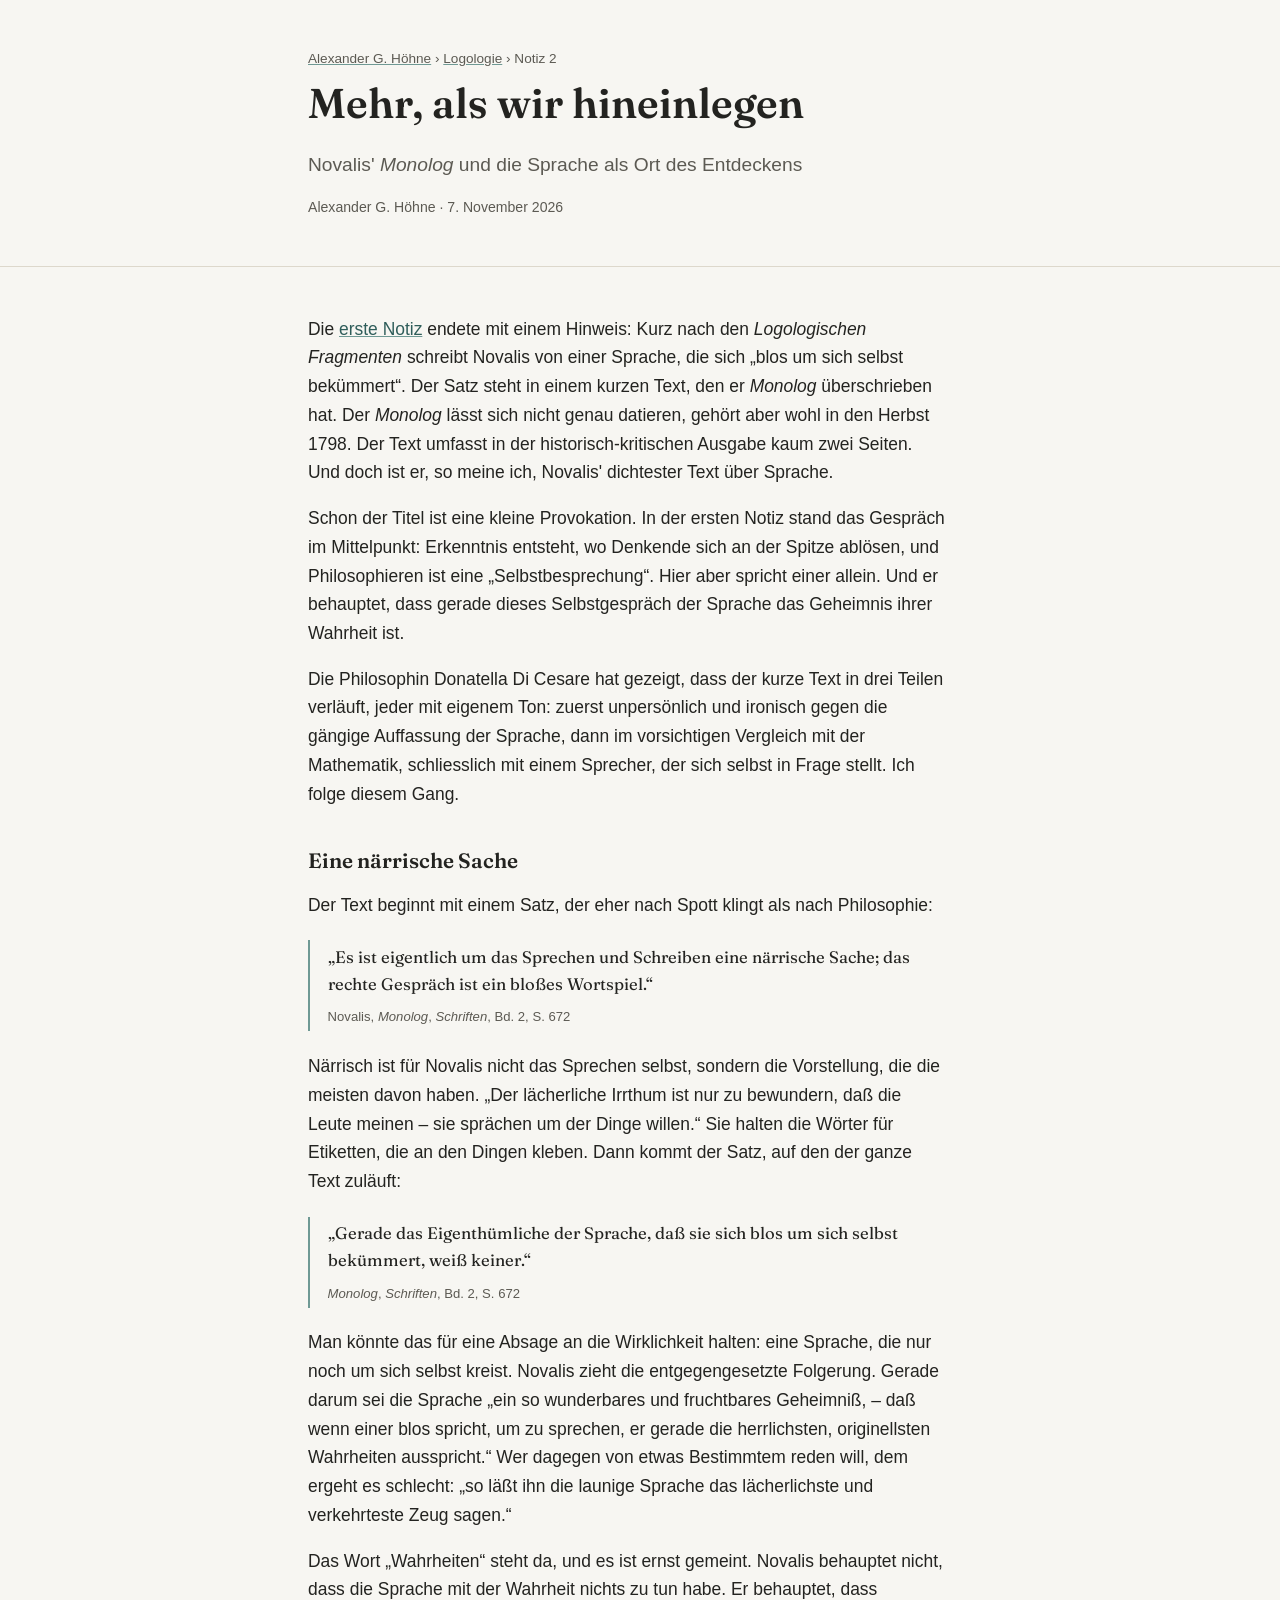
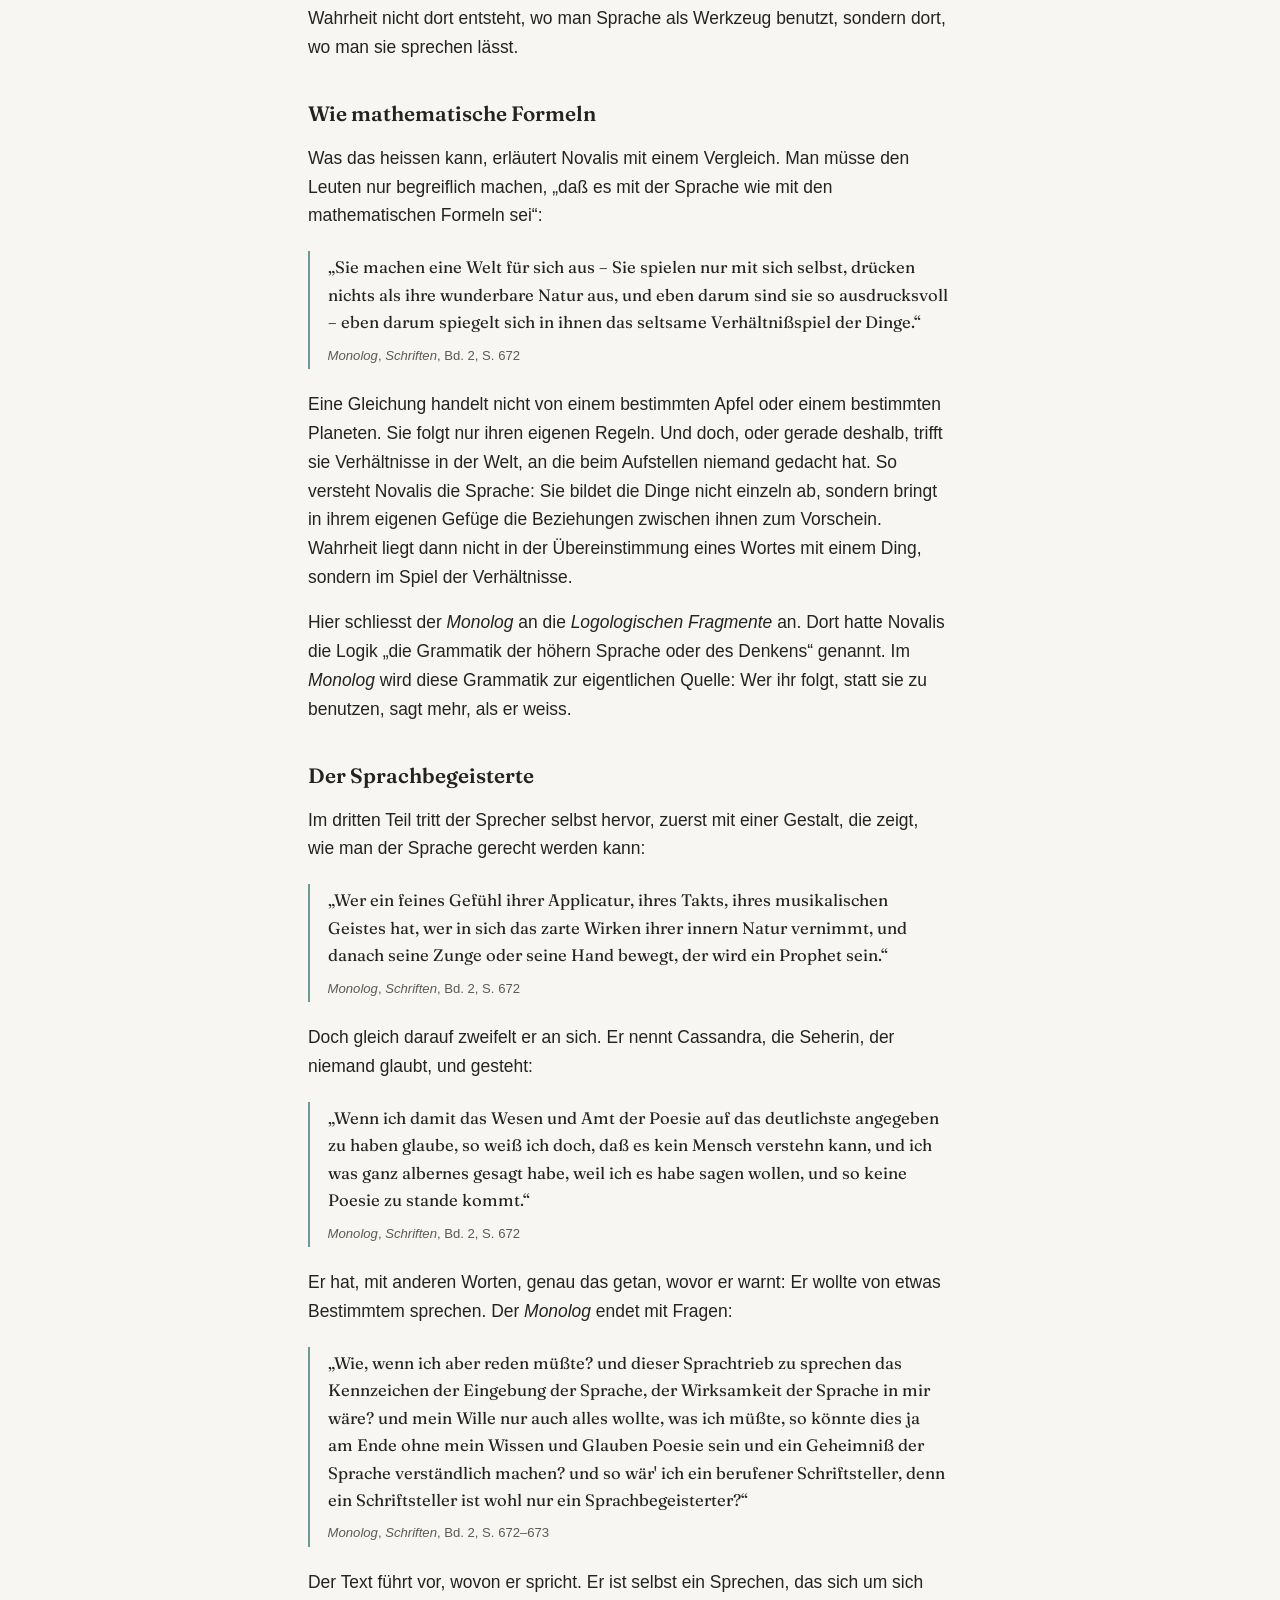
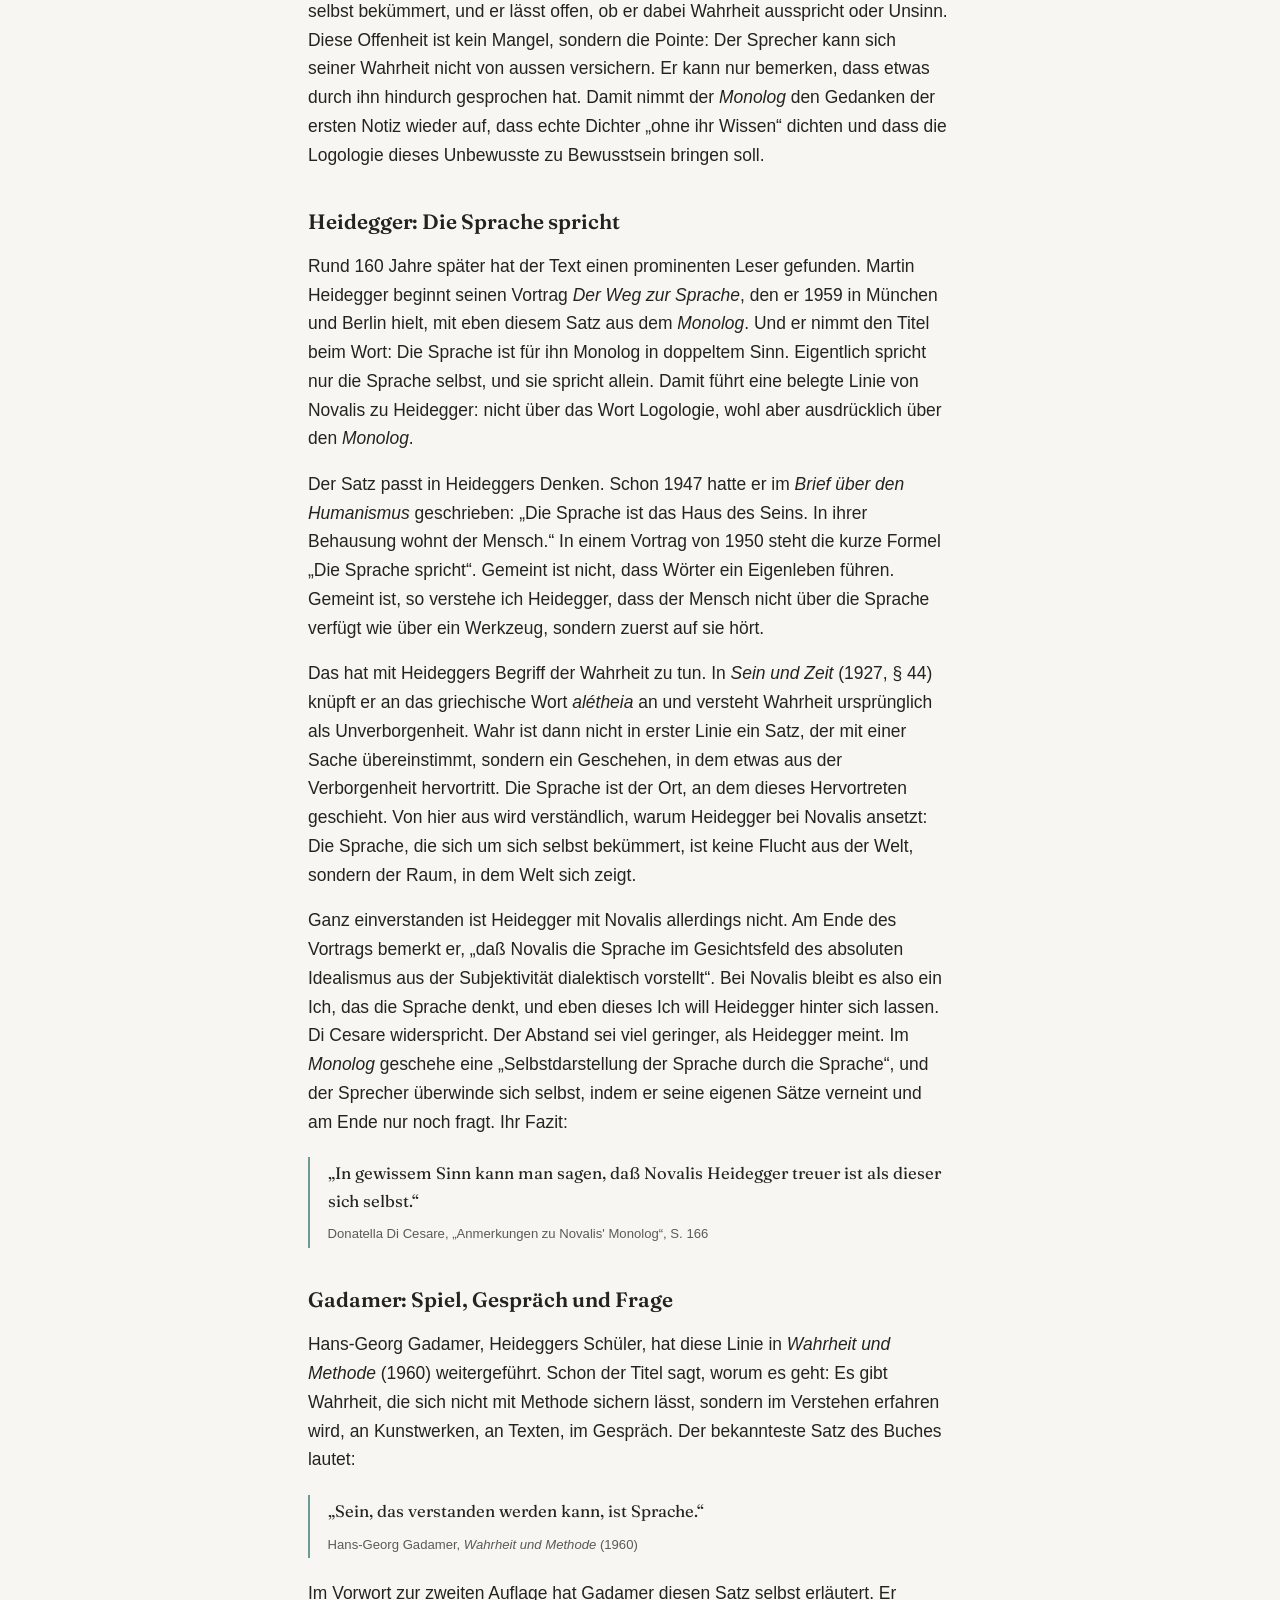
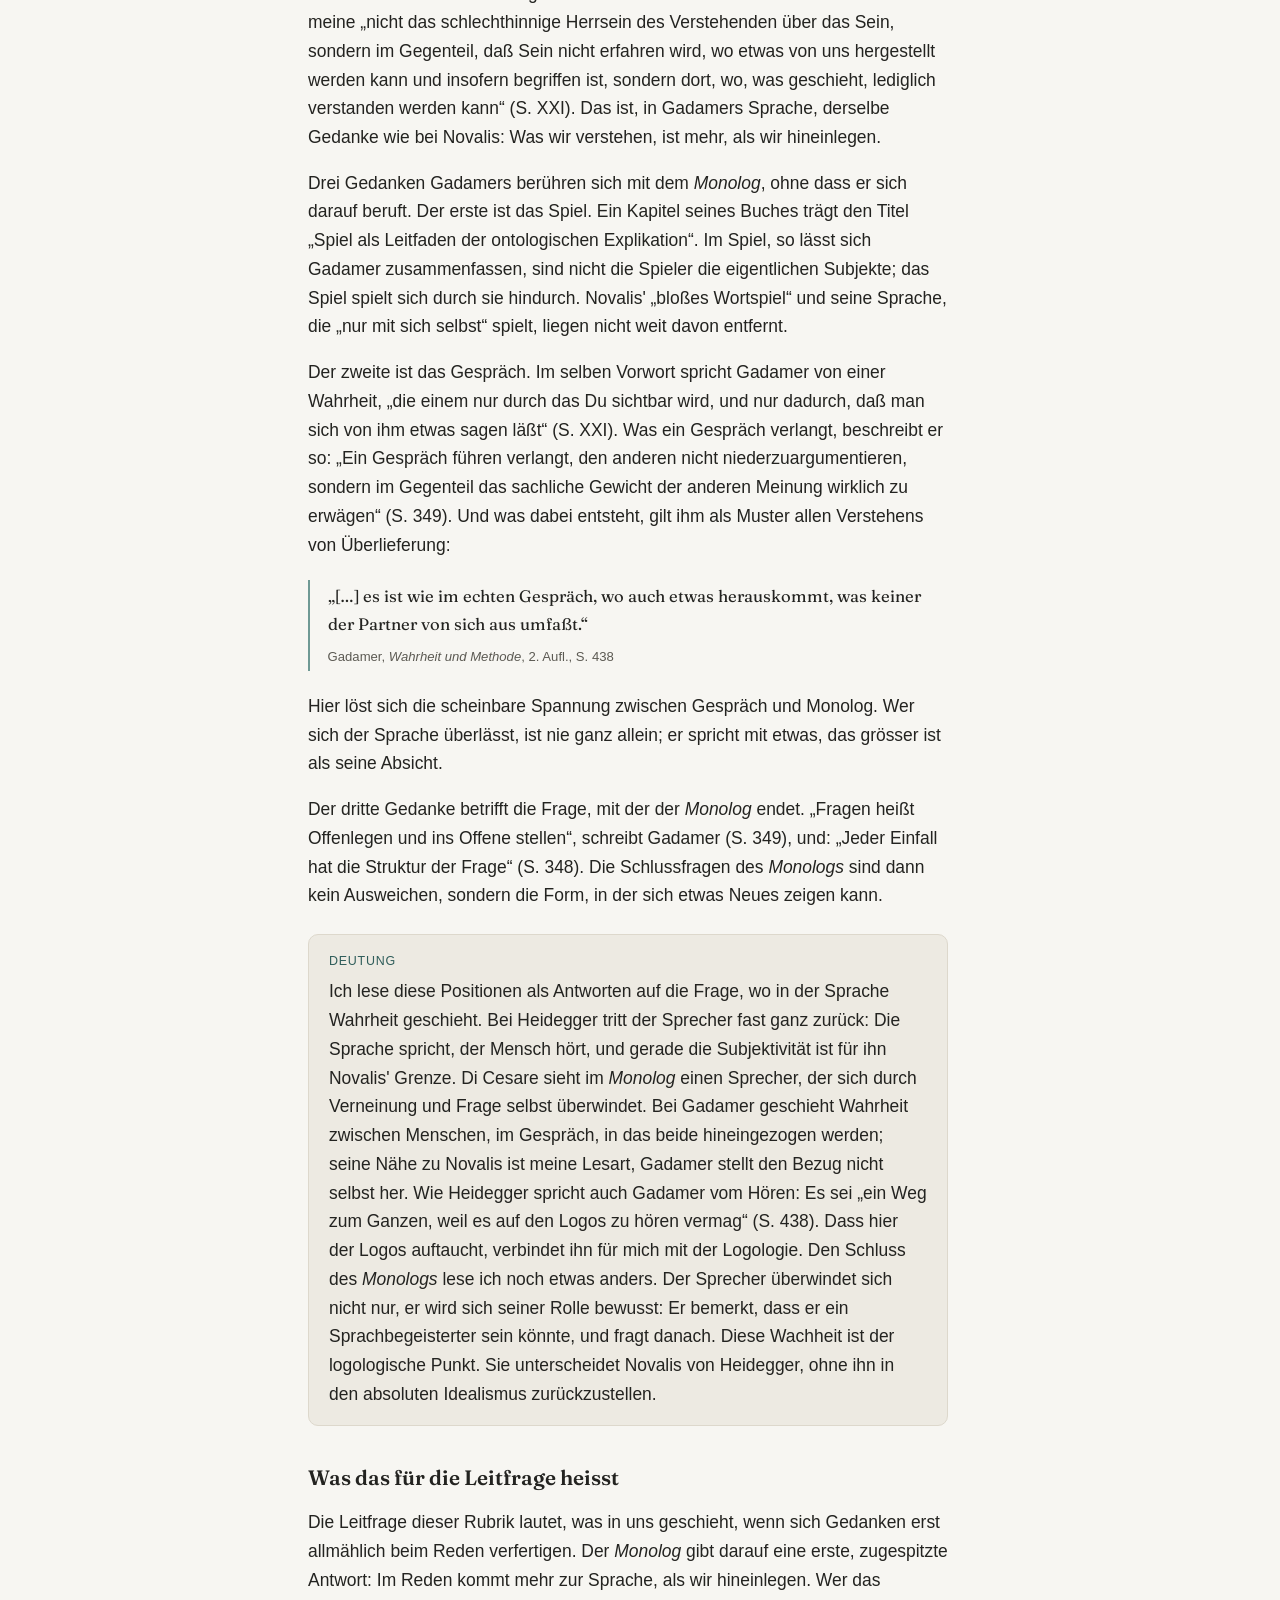
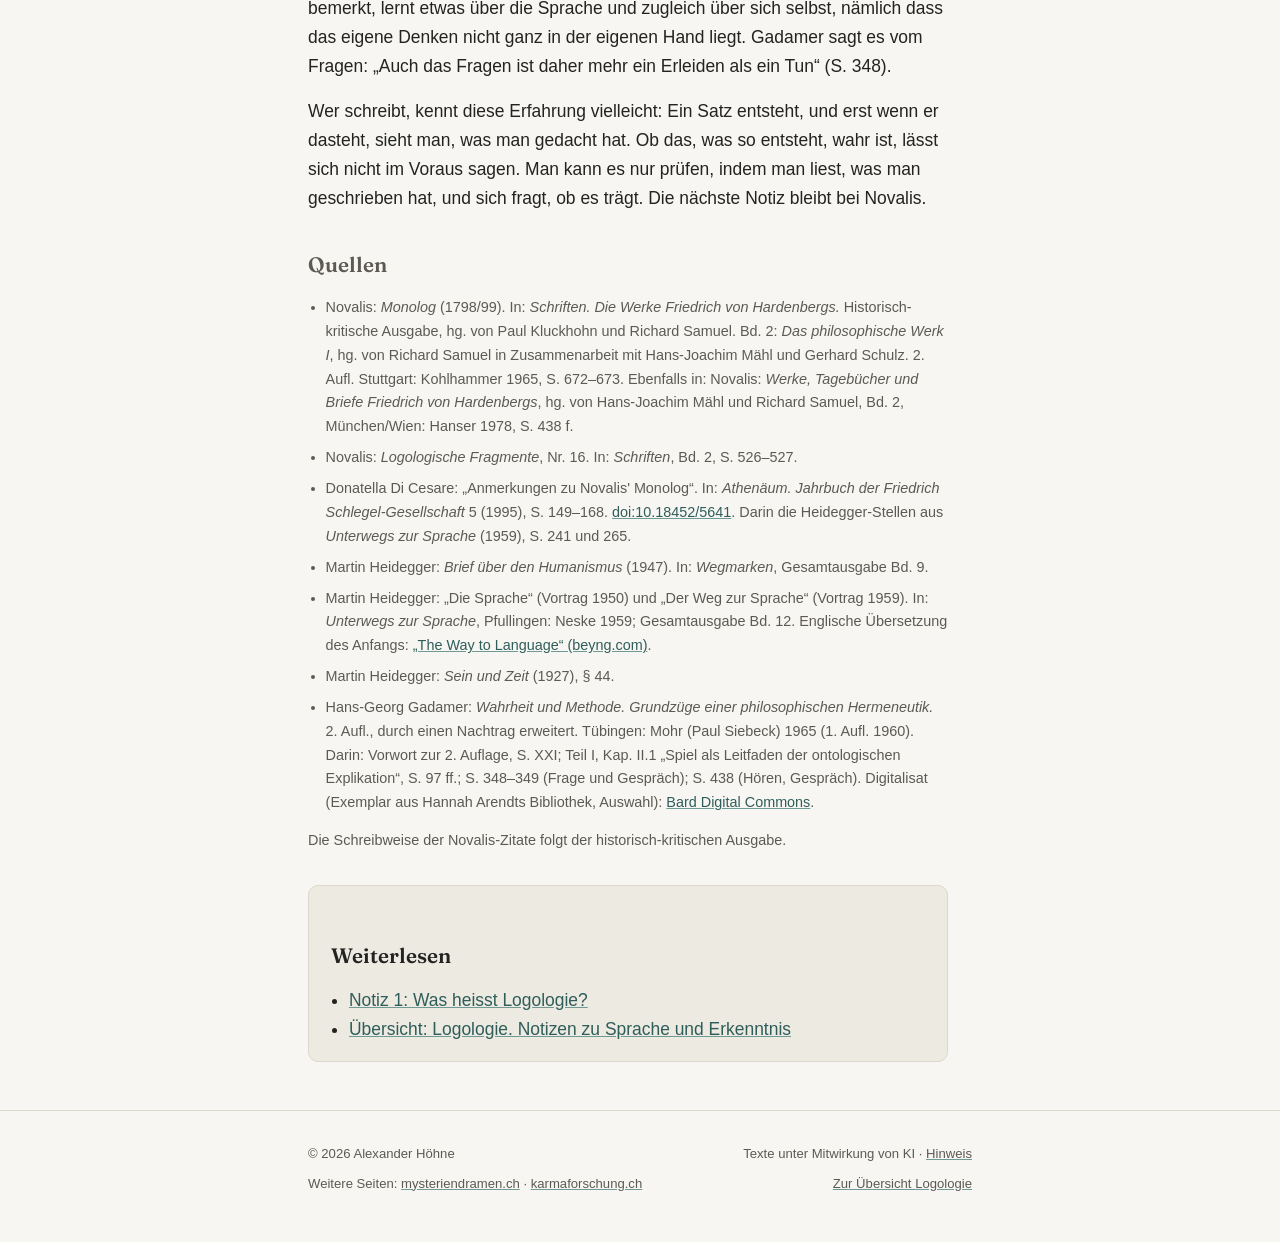
<file: logologie/02-monolog.html>
<!doctype html>
<html lang="de">
<head>
<meta charset="utf-8">
<meta name="viewport" content="width=device-width, initial-scale=1">
<title>Mehr, als wir hineinlegen — Alexander Höhne</title>
<meta name="description" content="Novalis' Monolog über eine Sprache, die nur mit sich selbst spielt und gerade darum mehr entdeckt, als wir hineinlegen. Mit Heidegger, Gadamer und Di Cesare.">
<link rel="canonical" href="https://alexanderhoehne.ch/logologie/02-monolog.html">
<link rel="icon" href="/favicon.svg" type="image/svg+xml">
<link rel="icon" href="/favicon.ico" sizes="48x48">
<link rel="apple-touch-icon" href="/apple-touch-icon.png">
<meta property="og:type" content="article">
<meta property="og:site_name" content="Alexander Höhne">
<meta property="og:locale" content="de_CH">
<meta property="og:title" content="Mehr, als wir hineinlegen">
<meta property="og:description" content="Novalis' Monolog über eine Sprache, die nur mit sich selbst spielt und gerade darum mehr entdeckt, als wir hineinlegen. Mit Heidegger, Gadamer und Di Cesare.">
<meta property="og:url" content="https://alexanderhoehne.ch/logologie/02-monolog.html">
<meta property="og:image" content="https://alexanderhoehne.ch/assets/img/og-image.png">
<meta property="og:image:width" content="1200">
<meta property="og:image:height" content="630">
<meta property="og:image:alt" content="Alexander Höhne — alexanderhoehne.ch">
<meta name="twitter:card" content="summary_large_image">
<link rel="stylesheet" href="/assets/css/style.css">
<script type="application/ld+json">
{
  "@context": "https://schema.org",
  "@type": "BlogPosting",
  "headline": "Mehr, als wir hineinlegen",
  "description": "Novalis' Monolog über eine Sprache, die nur mit sich selbst spielt und gerade darum mehr entdeckt, als wir hineinlegen. Mit Heidegger, Gadamer und Di Cesare.",
  "datePublished": "2026-11-07",
  "inLanguage": "de-CH",
  "articleSection": "Logologie",
  "keywords": ["Novalis", "Monolog", "Logologie", "Sprachphilosophie", "Wahrheit", "Martin Heidegger", "Hans-Georg Gadamer", "Hermeneutik"],
  "mainEntityOfPage": "https://alexanderhoehne.ch/logologie/02-monolog.html",
  "url": "https://alexanderhoehne.ch/logologie/02-monolog.html",
  "image": "https://alexanderhoehne.ch/assets/img/og-image.png",
  "author": { "@id": "https://alexanderhoehne.ch/#person", "@type": "Person", "name": "Alexander G. Höhne", "url": "https://alexanderhoehne.ch/" },
  "publisher": { "@id": "https://alexanderhoehne.ch/#person" },
  "isPartOf": { "@type": "CreativeWorkSeries", "@id": "https://alexanderhoehne.ch/logologie/#serie", "name": "Logologie. Notizen zu Sprache und Erkenntnis" },
  "position": 2,
  "about": { "@type": "Person", "name": "Novalis", "alternateName": "Friedrich von Hardenberg" }
}
</script>
<script data-goatcounter="https://hoha23.goatcounter.com/count"
        async src="//gc.zgo.at/count.js"></script>
</head>
<body>
<a class="skip-link" href="#inhalt">Zum Inhalt springen</a>

<header class="hero page">
  <div class="wrap">
    <p class="crumbs"><a href="/">Alexander G. Höhne</a> › <a href="/logologie/">Logologie</a> › Notiz 2</p>
    <h1>Mehr, als wir hineinlegen</h1>
    <p class="lede">Novalis' <em>Monolog</em> und die Sprache als Ort des Entdeckens</p>
    <p class="note-meta">Alexander G. Höhne · 7. November 2026</p>
  </div>
</header>

<main id="inhalt">
  <section>
    <div class="wrap">
      <article class="note">

<p>Die <a href="/logologie/01-was-heisst-logologie.html">erste Notiz</a> endete mit einem Hinweis: Kurz nach den <em>Logologischen Fragmenten</em> schreibt Novalis von einer Sprache, die sich „blos um sich selbst bekümmert“. Der Satz steht in einem kurzen Text, den er <em>Monolog</em> überschrieben hat. Der <em>Monolog</em> lässt sich nicht genau datieren, gehört aber wohl in den Herbst 1798. Der Text umfasst in der historisch-kritischen Ausgabe kaum zwei Seiten. Und doch ist er, so meine ich, Novalis' dichtester Text über Sprache.</p>

<p>Schon der Titel ist eine kleine Provokation. In der ersten Notiz stand das Gespräch im Mittelpunkt: Erkenntnis entsteht, wo Denkende sich an der Spitze ablösen, und Philosophieren ist eine „Selbstbesprechung“. Hier aber spricht einer allein. Und er behauptet, dass gerade dieses Selbstgespräch der Sprache das Geheimnis ihrer Wahrheit ist.</p>

<p>Die Philosophin Donatella Di Cesare hat gezeigt, dass der kurze Text in drei Teilen verläuft, jeder mit eigenem Ton: zuerst unpersönlich und ironisch gegen die gängige Auffassung der Sprache, dann im vorsichtigen Vergleich mit der Mathematik, schliesslich mit einem Sprecher, der sich selbst in Frage stellt. Ich folge diesem Gang.</p>

<h2>Eine närrische Sache</h2>

<p>Der Text beginnt mit einem Satz, der eher nach Spott klingt als nach Philosophie:</p>

<blockquote>
<p>„Es ist eigentlich um das Sprechen und Schreiben eine närrische Sache; das rechte Gespräch ist ein bloßes Wortspiel.“</p>
<cite>Novalis, <em>Monolog</em>, <em>Schriften</em>, Bd. 2, S. 672</cite>
</blockquote>

<p>Närrisch ist für Novalis nicht das Sprechen selbst, sondern die Vorstellung, die die meisten davon haben. „Der lächerliche Irrthum ist nur zu bewundern, daß die Leute meinen – sie sprächen um der Dinge willen.“ Sie halten die Wörter für Etiketten, die an den Dingen kleben. Dann kommt der Satz, auf den der ganze Text zuläuft:</p>

<blockquote>
<p>„Gerade das Eigenthümliche der Sprache, daß sie sich blos um sich selbst bekümmert, weiß keiner.“</p>
<cite><em>Monolog</em>, <em>Schriften</em>, Bd. 2, S. 672</cite>
</blockquote>

<p>Man könnte das für eine Absage an die Wirklichkeit halten: eine Sprache, die nur noch um sich selbst kreist. Novalis zieht die entgegengesetzte Folgerung. Gerade darum sei die Sprache „ein so wunderbares und fruchtbares Geheimniß, – daß wenn einer blos spricht, um zu sprechen, er gerade die herrlichsten, originellsten Wahrheiten ausspricht.“ Wer dagegen von etwas Bestimmtem reden will, dem ergeht es schlecht: „so läßt ihn die launige Sprache das lächerlichste und verkehrteste Zeug sagen.“</p>

<p>Das Wort „Wahrheiten“ steht da, und es ist ernst gemeint. Novalis behauptet nicht, dass die Sprache mit der Wahrheit nichts zu tun habe. Er behauptet, dass Wahrheit nicht dort entsteht, wo man Sprache als Werkzeug benutzt, sondern dort, wo man sie sprechen lässt.</p>

<h2>Wie mathematische Formeln</h2>

<p>Was das heissen kann, erläutert Novalis mit einem Vergleich. Man müsse den Leuten nur begreiflich machen, „daß es mit der Sprache wie mit den mathematischen Formeln sei“:</p>

<blockquote>
<p>„Sie machen eine Welt für sich aus – Sie spielen nur mit sich selbst, drücken nichts als ihre wunderbare Natur aus, und eben darum sind sie so ausdrucksvoll – eben darum spiegelt sich in ihnen das seltsame Verhältnißspiel der Dinge.“</p>
<cite><em>Monolog</em>, <em>Schriften</em>, Bd. 2, S. 672</cite>
</blockquote>

<p>Eine Gleichung handelt nicht von einem bestimmten Apfel oder einem bestimmten Planeten. Sie folgt nur ihren eigenen Regeln. Und doch, oder gerade deshalb, trifft sie Verhältnisse in der Welt, an die beim Aufstellen niemand gedacht hat. So versteht Novalis die Sprache: Sie bildet die Dinge nicht einzeln ab, sondern bringt in ihrem eigenen Gefüge die Beziehungen zwischen ihnen zum Vorschein. Wahrheit liegt dann nicht in der Übereinstimmung eines Wortes mit einem Ding, sondern im Spiel der Verhältnisse.</p>

<p>Hier schliesst der <em>Monolog</em> an die <em>Logologischen Fragmente</em> an. Dort hatte Novalis die Logik „die Grammatik der höhern Sprache oder des Denkens“ genannt. Im <em>Monolog</em> wird diese Grammatik zur eigentlichen Quelle: Wer ihr folgt, statt sie zu benutzen, sagt mehr, als er weiss.</p>

<h2>Der Sprachbegeisterte</h2>

<p>Im dritten Teil tritt der Sprecher selbst hervor, zuerst mit einer Gestalt, die zeigt, wie man der Sprache gerecht werden kann:</p>

<blockquote>
<p>„Wer ein feines Gefühl ihrer Applicatur, ihres Takts, ihres musikalischen Geistes hat, wer in sich das zarte Wirken ihrer innern Natur vernimmt, und danach seine Zunge oder seine Hand bewegt, der wird ein Prophet sein.“</p>
<cite><em>Monolog</em>, <em>Schriften</em>, Bd. 2, S. 672</cite>
</blockquote>

<p>Doch gleich darauf zweifelt er an sich. Er nennt Cassandra, die Seherin, der niemand glaubt, und gesteht:</p>

<blockquote>
<p>„Wenn ich damit das Wesen und Amt der Poesie auf das deutlichste angegeben zu haben glaube, so weiß ich doch, daß es kein Mensch verstehn kann, und ich was ganz albernes gesagt habe, weil ich es habe sagen wollen, und so keine Poesie zu stande kommt.“</p>
<cite><em>Monolog</em>, <em>Schriften</em>, Bd. 2, S. 672</cite>
</blockquote>

<p>Er hat, mit anderen Worten, genau das getan, wovor er warnt: Er wollte von etwas Bestimmtem sprechen. Der <em>Monolog</em> endet mit Fragen:</p>

<blockquote>
<p>„Wie, wenn ich aber reden müßte? und dieser Sprachtrieb zu sprechen das Kennzeichen der Eingebung der Sprache, der Wirksamkeit der Sprache in mir wäre? und mein Wille nur auch alles wollte, was ich müßte, so könnte dies ja am Ende ohne mein Wissen und Glauben Poesie sein und ein Geheimniß der Sprache verständlich machen? und so wär' ich ein berufener Schriftsteller, denn ein Schriftsteller ist wohl nur ein Sprachbegeisterter?“</p>
<cite><em>Monolog</em>, <em>Schriften</em>, Bd. 2, S. 672–673</cite>
</blockquote>

<p>Der Text führt vor, wovon er spricht. Er ist selbst ein Sprechen, das sich um sich selbst bekümmert, und er lässt offen, ob er dabei Wahrheit ausspricht oder Unsinn. Diese Offenheit ist kein Mangel, sondern die Pointe: Der Sprecher kann sich seiner Wahrheit nicht von aussen versichern. Er kann nur bemerken, dass etwas durch ihn hindurch gesprochen hat. Damit nimmt der <em>Monolog</em> den Gedanken der ersten Notiz wieder auf, dass echte Dichter „ohne ihr Wissen“ dichten und dass die Logologie dieses Unbewusste zu Bewusstsein bringen soll.</p>

<h2>Heidegger: Die Sprache spricht</h2>

<p>Rund 160 Jahre später hat der Text einen prominenten Leser gefunden. Martin Heidegger beginnt seinen Vortrag <em>Der Weg zur Sprache</em>, den er 1959 in München und Berlin hielt, mit eben diesem Satz aus dem <em>Monolog</em>. Und er nimmt den Titel beim Wort: Die Sprache ist für ihn Monolog in doppeltem Sinn. Eigentlich spricht nur die Sprache selbst, und sie spricht allein. Damit führt eine belegte Linie von Novalis zu Heidegger: nicht über das Wort Logologie, wohl aber ausdrücklich über den <em>Monolog</em>.</p>

<p>Der Satz passt in Heideggers Denken. Schon 1947 hatte er im <em>Brief über den Humanismus</em> geschrieben: „Die Sprache ist das Haus des Seins. In ihrer Behausung wohnt der Mensch.“ In einem Vortrag von 1950 steht die kurze Formel „Die Sprache spricht“. Gemeint ist nicht, dass Wörter ein Eigenleben führen. Gemeint ist, so verstehe ich Heidegger, dass der Mensch nicht über die Sprache verfügt wie über ein Werkzeug, sondern zuerst auf sie hört.</p>

<p>Das hat mit Heideggers Begriff der Wahrheit zu tun. In <em>Sein und Zeit</em> (1927, § 44) knüpft er an das griechische Wort <em>alétheia</em> an und versteht Wahrheit ursprünglich als Unverborgenheit. Wahr ist dann nicht in erster Linie ein Satz, der mit einer Sache übereinstimmt, sondern ein Geschehen, in dem etwas aus der Verborgenheit hervortritt. Die Sprache ist der Ort, an dem dieses Hervortreten geschieht. Von hier aus wird verständlich, warum Heidegger bei Novalis ansetzt: Die Sprache, die sich um sich selbst bekümmert, ist keine Flucht aus der Welt, sondern der Raum, in dem Welt sich zeigt.</p>

<p>Ganz einverstanden ist Heidegger mit Novalis allerdings nicht. Am Ende des Vortrags bemerkt er, „daß Novalis die Sprache im Gesichtsfeld des absoluten Idealismus aus der Subjektivität dialektisch vorstellt“. Bei Novalis bleibt es also ein Ich, das die Sprache denkt, und eben dieses Ich will Heidegger hinter sich lassen. Di Cesare widerspricht. Der Abstand sei viel geringer, als Heidegger meint. Im <em>Monolog</em> geschehe eine „Selbstdarstellung der Sprache durch die Sprache“, und der Sprecher überwinde sich selbst, indem er seine eigenen Sätze verneint und am Ende nur noch fragt. Ihr Fazit:</p>

<blockquote>
<p>„In gewissem Sinn kann man sagen, daß Novalis Heidegger treuer ist als dieser sich selbst.“</p>
<cite>Donatella Di Cesare, „Anmerkungen zu Novalis' Monolog“, S. 166</cite>
</blockquote>

<h2>Gadamer: Spiel, Gespräch und Frage</h2>

<p>Hans-Georg Gadamer, Heideggers Schüler, hat diese Linie in <em>Wahrheit und Methode</em> (1960) weitergeführt. Schon der Titel sagt, worum es geht: Es gibt Wahrheit, die sich nicht mit Methode sichern lässt, sondern im Verstehen erfahren wird, an Kunstwerken, an Texten, im Gespräch. Der bekannteste Satz des Buches lautet:</p>

<blockquote>
<p>„Sein, das verstanden werden kann, ist Sprache.“</p>
<cite>Hans-Georg Gadamer, <em>Wahrheit und Methode</em> (1960)</cite>
</blockquote>

<p>Im Vorwort zur zweiten Auflage hat Gadamer diesen Satz selbst erläutert. Er meine „nicht das schlechthinnige Herrsein des Verstehenden über das Sein, sondern im Gegenteil, daß Sein nicht erfahren wird, wo etwas von uns hergestellt werden kann und insofern begriffen ist, sondern dort, wo, was geschieht, lediglich verstanden werden kann“ (S. XXI). Das ist, in Gadamers Sprache, derselbe Gedanke wie bei Novalis: Was wir verstehen, ist mehr, als wir hineinlegen.</p>

<p>Drei Gedanken Gadamers berühren sich mit dem <em>Monolog</em>, ohne dass er sich darauf beruft. Der erste ist das Spiel. Ein Kapitel seines Buches trägt den Titel „Spiel als Leitfaden der ontologischen Explikation“. Im Spiel, so lässt sich Gadamer zusammenfassen, sind nicht die Spieler die eigentlichen Subjekte; das Spiel spielt sich durch sie hindurch. Novalis' „bloßes Wortspiel“ und seine Sprache, die „nur mit sich selbst“ spielt, liegen nicht weit davon entfernt.</p>

<p>Der zweite ist das Gespräch. Im selben Vorwort spricht Gadamer von einer Wahrheit, „die einem nur durch das Du sichtbar wird, und nur dadurch, daß man sich von ihm etwas sagen läßt“ (S. XXI). Was ein Gespräch verlangt, beschreibt er so: „Ein Gespräch führen verlangt, den anderen nicht niederzuargumentieren, sondern im Gegenteil das sachliche Gewicht der anderen Meinung wirklich zu erwägen“ (S. 349). Und was dabei entsteht, gilt ihm als Muster allen Verstehens von Überlieferung:</p>

<blockquote>
<p>„[…] es ist wie im echten Gespräch, wo auch etwas herauskommt, was keiner der Partner von sich aus umfaßt.“</p>
<cite>Gadamer, <em>Wahrheit und Methode</em>, 2. Aufl., S. 438</cite>
</blockquote>

<p>Hier löst sich die scheinbare Spannung zwischen Gespräch und Monolog. Wer sich der Sprache überlässt, ist nie ganz allein; er spricht mit etwas, das grösser ist als seine Absicht.</p>

<p>Der dritte Gedanke betrifft die Frage, mit der der <em>Monolog</em> endet. „Fragen heißt Offenlegen und ins Offene stellen“, schreibt Gadamer (S. 349), und: „Jeder Einfall hat die Struktur der Frage“ (S. 348). Die Schlussfragen des <em>Monologs</em> sind dann kein Ausweichen, sondern die Form, in der sich etwas Neues zeigen kann.</p>

<div class="deutung">
<span class="label">Deutung</span>
<p>Ich lese diese Positionen als Antworten auf die Frage, wo in der Sprache Wahrheit geschieht. Bei Heidegger tritt der Sprecher fast ganz zurück: Die Sprache spricht, der Mensch hört, und gerade die Subjektivität ist für ihn Novalis' Grenze. Di Cesare sieht im <em>Monolog</em> einen Sprecher, der sich durch Verneinung und Frage selbst überwindet. Bei Gadamer geschieht Wahrheit zwischen Menschen, im Gespräch, in das beide hineingezogen werden; seine Nähe zu Novalis ist meine Lesart, Gadamer stellt den Bezug nicht selbst her. Wie Heidegger spricht auch Gadamer vom Hören: Es sei „ein Weg zum Ganzen, weil es auf den Logos zu hören vermag“ (S. 438). Dass hier der Logos auftaucht, verbindet ihn für mich mit der Logologie. Den Schluss des <em>Monologs</em> lese ich noch etwas anders. Der Sprecher überwindet sich nicht nur, er wird sich seiner Rolle bewusst: Er bemerkt, dass er ein Sprachbegeisterter sein könnte, und fragt danach. Diese Wachheit ist der logologische Punkt. Sie unterscheidet Novalis von Heidegger, ohne ihn in den absoluten Idealismus zurückzustellen.</p>
</div>

<h2>Was das für die Leitfrage heisst</h2>

<p>Die Leitfrage dieser Rubrik lautet, was in uns geschieht, wenn sich Gedanken erst allmählich beim Reden verfertigen. Der <em>Monolog</em> gibt darauf eine erste, zugespitzte Antwort: Im Reden kommt mehr zur Sprache, als wir hineinlegen. Wer das bemerkt, lernt etwas über die Sprache und zugleich über sich selbst, nämlich dass das eigene Denken nicht ganz in der eigenen Hand liegt. Gadamer sagt es vom Fragen: „Auch das Fragen ist daher mehr ein Erleiden als ein Tun“ (S. 348).</p>

<p>Wer schreibt, kennt diese Erfahrung vielleicht: Ein Satz entsteht, und erst wenn er dasteht, sieht man, was man gedacht hat. Ob das, was so entsteht, wahr ist, lässt sich nicht im Voraus sagen. Man kann es nur prüfen, indem man liest, was man geschrieben hat, und sich fragt, ob es trägt. Die nächste Notiz bleibt bei Novalis.</p>

<div class="quellen">
<h2>Quellen</h2>
<ul>
<li>Novalis: <em>Monolog</em> (1798/99). In: <em>Schriften. Die Werke Friedrich von Hardenbergs.</em> Historisch-kritische Ausgabe, hg. von Paul Kluckhohn und Richard Samuel. Bd. 2: <em>Das philosophische Werk I</em>, hg. von Richard Samuel in Zusammenarbeit mit Hans-Joachim Mähl und Gerhard Schulz. 2. Aufl. Stuttgart: Kohlhammer 1965, S. 672–673. Ebenfalls in: Novalis: <em>Werke, Tagebücher und Briefe Friedrich von Hardenbergs</em>, hg. von Hans-Joachim Mähl und Richard Samuel, Bd. 2, München/Wien: Hanser 1978, S. 438 f.</li>
<li>Novalis: <em>Logologische Fragmente</em>, Nr. 16. In: <em>Schriften</em>, Bd. 2, S. 526–527.</li>
<li>Donatella Di Cesare: „Anmerkungen zu Novalis' Monolog“. In: <em>Athenäum. Jahrbuch der Friedrich Schlegel-Gesellschaft</em> 5 (1995), S. 149–168. <a href="https://doi.org/10.18452/5641">doi:10.18452/5641</a>. Darin die Heidegger-Stellen aus <em>Unterwegs zur Sprache</em> (1959), S. 241 und 265.</li>
<li>Martin Heidegger: <em>Brief über den Humanismus</em> (1947). In: <em>Wegmarken</em>, Gesamtausgabe Bd. 9.</li>
<li>Martin Heidegger: „Die Sprache“ (Vortrag 1950) und „Der Weg zur Sprache“ (Vortrag 1959). In: <em>Unterwegs zur Sprache</em>, Pfullingen: Neske 1959; Gesamtausgabe Bd. 12. Englische Übersetzung des Anfangs: <a href="https://beyng.com/pages/en/OntheWaytoLanguage/OntheWaytoLanguage.111.html">„The Way to Language“ (beyng.com)</a>.</li>
<li>Martin Heidegger: <em>Sein und Zeit</em> (1927), § 44.</li>
<li>Hans-Georg Gadamer: <em>Wahrheit und Methode. Grundzüge einer philosophischen Hermeneutik.</em> 2. Aufl., durch einen Nachtrag erweitert. Tübingen: Mohr (Paul Siebeck) 1965 (1. Aufl. 1960). Darin: Vorwort zur 2. Auflage, S. XXI; Teil I, Kap. II.1 „Spiel als Leitfaden der ontologischen Explikation“, S. 97 ff.; S. 348–349 (Frage und Gespräch); S. 438 (Hören, Gespräch). Digitalisat (Exemplar aus Hannah Arendts Bibliothek, Auswahl): <a href="https://digitalcommons.bard.edu/hapl_marginalia_all/172">Bard Digital Commons</a>.</li>
</ul>
<p>Die Schreibweise der Novalis-Zitate folgt der historisch-kritischen Ausgabe.</p>
</div>

<aside class="weiterlesen">
<h2>Weiterlesen</h2>
<ul>
<li><a href="/logologie/01-was-heisst-logologie.html">Notiz 1: Was heisst Logologie?</a></li>
<li><a href="/logologie/">Übersicht: Logologie. Notizen zu Sprache und Erkenntnis</a></li>
</ul>
</aside>

      </article>
    </div>
  </section>
</main>

<footer class="site-footer">
  <div class="wrap">
    <span>© 2026 Alexander Höhne</span>
    <span>Texte unter Mitwirkung von KI · <a href="/impressum.html#ki">Hinweis</a></span>
    <span>Weitere Seiten: <a href="https://mysteriendramen.ch">mysteriendramen.ch</a> · <a href="https://karmaforschung.ch">karmaforschung.ch</a></span>
    <a href="/logologie/">Zur Übersicht Logologie</a>
  </div>
</footer>

</body>
</html>
</file>
<file: assets/css/style.css>
/* alexanderhoehne.ch — Web-Visitenkarte
   Mobile-first, responsive, ruhig und professionell. */

/* Schriften: lokal eingebunden (keine Verbindung zu Google Fonts).
   Lizenz: SIL Open Font License 1.1, siehe /assets/fonts/OFL.txt */

@font-face {
  font-family: 'Fraunces';
  font-style: normal;
  font-weight: 100 900;
  font-display: swap;
  src: url(/assets/fonts/fraunces-latin-ext-opsz-normal.woff2) format('woff2');
  unicode-range: U+0100-02BA,U+02BD-02C5,U+02C7-02CC,U+02CE-02D7,U+02DD-02FF,U+0304,U+0308,U+0329,U+1D00-1DBF,U+1E00-1E9F,U+1EF2-1EFF,U+2020,U+20A0-20AB,U+20AD-20C0,U+2113,U+2C60-2C7F,U+A720-A7FF;
}

@font-face {
  font-family: 'Fraunces';
  font-style: normal;
  font-weight: 100 900;
  font-display: swap;
  src: url(/assets/fonts/fraunces-latin-opsz-normal.woff2) format('woff2');
  unicode-range: U+0000-00FF,U+0131,U+0152-0153,U+02BB-02BC,U+02C6,U+02DA,U+02DC,U+0304,U+0308,U+0329,U+2000-206F,U+20AC,U+2122,U+2191,U+2193,U+2212,U+2215,U+FEFF,U+FFFD;
}

:root {
  --bg: #f7f6f2;
  --bg-raised: #edeae2;
  --ink: #232320;
  --ink-soft: #5c5a53;
  --rule: #ddd8cc;
  --accent: #2f5d5a;
  --accent-soft: #6f9994;
  --link: #2f5d5a;
  --max-width: 44rem;
  --font-display: 'Fraunces', Georgia, 'Palatino Linotype', serif;
  --font-sans: -apple-system, BlinkMacSystemFont, 'Segoe UI', Roboto, Helvetica, Arial, sans-serif;
}

@media (prefers-color-scheme: dark) {
  :root {
    --bg: #171a19;
    --bg-raised: #202422;
    --ink: #ece9e2;
    --ink-soft: #a9a79d;
    --rule: #333734;
    --accent: #8fc0ba;
    --accent-soft: #5a8a84;
    --link: #8fc0ba;
  }
}

* { box-sizing: border-box; }
html { -webkit-text-size-adjust: 100%; }

body {
  margin: 0;
  background: var(--bg);
  color: var(--ink);
  font-family: var(--font-sans);
  font-size: clamp(1rem, 0.96rem + 0.2vw, 1.09rem);
  line-height: 1.65;
}

.wrap { max-width: var(--max-width); margin: 0 auto; padding: 0 1.25rem; }

a { color: var(--link); text-decoration-color: var(--accent-soft); transition: color 0.2s ease; }
a:hover { color: var(--accent); }

/* Hero */
header.hero {
  padding: 4.5rem 0 3rem;
  border-bottom: 1px solid var(--rule);
}

header.hero .eyebrow {
  font-size: 0.85rem;
  letter-spacing: 0.08em;
  text-transform: uppercase;
  color: var(--accent);
  margin-bottom: 0.6rem;
}

header.hero h1 {
  font-family: var(--font-display);
  font-weight: 600;
  font-size: clamp(2.1rem, 1.8rem + 1.6vw, 3rem);
  margin: 0 0 0.5em;
  line-height: 1.15;
}

header.hero p.lede {
  font-size: clamp(1.05rem, 1rem + 0.3vw, 1.2rem);
  color: var(--ink-soft);
  max-width: 38rem;
  margin: 0;
}

nav.quicklinks {
  margin-top: 1.75rem;
  display: flex;
  flex-wrap: wrap;
  gap: 0.5rem 1.5rem;
  font-size: 0.92rem;
}

nav.quicklinks a { color: var(--ink-soft); text-decoration: none; border-bottom: 1px solid transparent; }
nav.quicklinks a:hover { color: var(--accent); border-bottom-color: var(--accent-soft); }

/* Sections */
main section { padding: 3rem 0; border-bottom: 1px solid var(--rule); }
main section:last-of-type { border-bottom: none; }

section h2 {
  font-family: var(--font-display);
  font-weight: 600;
  font-size: 1.5rem;
  margin: 0 0 1.5rem;
}

/* Competency grid */
.competencies {
  display: grid;
  grid-template-columns: 1fr;
  gap: 1.25rem;
}

@media (min-width: 40em) {
  .competencies { grid-template-columns: 1fr 1fr; }
}

.competency {
  background: var(--bg-raised);
  border: 1px solid var(--rule);
  border-radius: 10px;
  padding: 1.4rem 1.5rem;
}

.competency h3 {
  font-family: var(--font-display);
  font-weight: 600;
  font-size: 1.15rem;
  margin: 0 0 0.5rem;
  color: var(--ink);
}

.competency p { margin: 0; color: var(--ink-soft); font-size: 0.97rem; }
.competency a { font-weight: 600; }

/* Bio */
section.bio p { max-width: 40rem; }

/* Contact */
section.contact ul {
  list-style: none;
  margin: 0;
  padding: 0;
  display: flex;
  flex-direction: column;
  gap: 0.6rem;
  font-size: 1.02rem;
}

section.contact li::before {
  content: "—";
  color: var(--accent-soft);
  margin-right: 0.6rem;
}

/* Footer */
footer.site-footer {
  padding: 2rem 0 3rem;
  font-size: 0.82rem;
  color: var(--ink-soft);
}

footer.site-footer a { color: var(--ink-soft); }
footer.site-footer a:hover { color: var(--accent); }

@media (max-width: 22em) {
  .wrap { padding: 0 1rem; }
}

/* Sprunglink für Tastatur und Screenreader: erst bei Fokus sichtbar */
.skip-link {
  position: absolute;
  left: -9999px;
  top: 0;
}
.skip-link:focus {
  left: 1rem;
  top: 1rem;
  z-index: 100;
  padding: 0.5rem 1rem;
  background: var(--bg-raised);
  color: var(--ink);
  border: 2px solid var(--accent);
  border-radius: 6px;
  font-family: var(--font-sans);
  text-decoration: none;
}
a:focus-visible, button:focus-visible {
  outline: 2px solid var(--accent);
  outline-offset: 2px;
}

/* Publikationen */
ul.publications { margin: 0; padding-left: 1.1rem; display: flex; flex-direction: column; gap: 0.7rem; max-width: 40rem; }
ul.publications li { padding-left: 0.2rem; }

/* Neue Beiträge aus den Blogs (per Skript aus den RSS-Feeds) */
ul.post-teaser { list-style: none; margin: 0; padding: 0; display: flex; flex-direction: column; gap: 1.25rem; }
ul.post-teaser .meta { font-size: 0.82rem; color: var(--ink-soft); letter-spacing: 0.02em; }
ul.post-teaser h3 { font-family: var(--font-display); font-weight: 600; font-size: 1.15rem; margin: 0.15rem 0 0.3rem; }
ul.post-teaser h3 a { text-decoration: none; color: var(--ink); }
ul.post-teaser h3 a:hover { color: var(--accent); }
ul.post-teaser p { margin: 0; color: var(--ink-soft); font-size: 0.97rem; max-width: 40rem; }
.nowrap { white-space: nowrap; }

/* Footer wie auf mysteriendramen.ch und karmaforschung.ch */
footer.site-footer { border-top: 1px solid var(--rule); }
footer.site-footer .wrap {
  display: flex;
  flex-wrap: wrap;
  gap: 0.5rem 1.25rem;
  justify-content: space-between;
  align-items: baseline;
}

/* Neu: Haltung, Blog-Karten, breite Kachel */
header.hero p.lede + p.lede { margin-top: 0.9rem; }
p.intro { margin: -0.5rem 0 1.5rem; color: var(--ink-soft); max-width: 40rem; }

ul.stance { list-style: none; margin: 0; padding: 0; display: flex; flex-direction: column; gap: 1.1rem; max-width: 40rem; }
ul.stance li { padding-left: 1rem; border-left: 2px solid var(--accent-soft); }
ul.stance strong { font-family: var(--font-display); font-weight: 600; color: var(--ink); }

@media (min-width: 40em) { .competency.wide { grid-column: 1 / -1; } }

a.blog-card { display: block; text-decoration: none; color: inherit; transition: border-color 0.2s ease, transform 0.2s ease; }
a.blog-card:hover { border-color: var(--accent-soft); transform: translateY(-2px); }
a.blog-card:hover h3 { color: var(--accent); }
.blog-name { display: block; font-size: 0.8rem; letter-spacing: 0.06em; text-transform: uppercase; color: var(--accent); margin-bottom: 0.35rem; }

.latest { margin-top: 2.25rem; }
h3.latest-title { font-family: var(--font-display); font-weight: 600; font-size: 1.1rem; margin: 0 0 1rem; color: var(--ink-soft); }
@media (prefers-reduced-motion: reduce) { a.blog-card { transition: none; } a.blog-card:hover { transform: none; } }

/* Rubrik Logologie: Übersicht und Notizen */
header.hero.page { padding: 3rem 0 2rem; }
header.hero.page h1 { font-size: clamp(1.9rem, 1.6rem + 1.4vw, 2.6rem); }
header.hero .eyebrow a { color: inherit; text-decoration: none; }
header.hero .eyebrow a:hover { text-decoration: underline; }
.crumbs { font-size: 0.85rem; color: var(--ink-soft); margin: 0 0 0.6rem; }
.crumbs a { color: var(--ink-soft); }
.note-meta { font-size: 0.88rem; color: var(--ink-soft); margin-top: 1rem; }

article.note { max-width: 40rem; }
article.note h2 { font-family: var(--font-display); font-weight: 600; font-size: 1.3rem; margin: 2.2rem 0 0.8rem; }
article.note p { margin: 0 0 1.05rem; }
article.note blockquote {
  margin: 1.3rem 0;
  padding: 0.2rem 0 0.2rem 1.1rem;
  border-left: 2px solid var(--accent-soft);
  color: var(--ink);
  font-family: var(--font-display);
  font-size: 1.04rem;
}
article.note blockquote p { margin: 0 0 0.5rem; }
article.note blockquote cite { display: block; font-family: var(--font-sans); font-style: normal; font-size: 0.82rem; color: var(--ink-soft); }
article.note .deutung { background: var(--bg-raised); border: 1px solid var(--rule); border-radius: 10px; padding: 1rem 1.25rem; margin: 1.5rem 0; }
article.note .deutung p:last-child { margin-bottom: 0; }
.label { display: block; font-size: 0.78rem; letter-spacing: 0.06em; text-transform: uppercase; color: var(--accent); margin-bottom: 0.35rem; }

.quellen { font-size: 0.9rem; color: var(--ink-soft); }
.quellen ul { padding-left: 1.1rem; display: flex; flex-direction: column; gap: 0.45rem; }

.weiterlesen { margin: 2rem 0 0; background: var(--bg-raised); border: 1px solid var(--rule); border-radius: 10px; padding: 1.1rem 1.4rem; }
.weiterlesen h2 { font-family: var(--font-display); font-weight: 600; font-size: 1.05rem; margin: 0 0 0.6rem; }
.weiterlesen ul { margin: 0; padding-left: 1.1rem; }

ol.notes { list-style: none; margin: 0; padding: 0; display: flex; flex-direction: column; gap: 1rem; max-width: 40rem; counter-reset: note; }
ol.notes li { counter-increment: note; padding-left: 2.6rem; position: relative; }
ol.notes li::before { content: counter(note); position: absolute; left: 0; top: 0.05rem; width: 1.9rem; height: 1.9rem; border-radius: 50%; border: 1px solid var(--accent-soft); color: var(--accent); font-family: var(--font-display); font-size: 0.95rem; display: flex; align-items: center; justify-content: center; }
ol.notes .title { font-family: var(--font-display); font-weight: 600; font-size: 1.08rem; }
ol.notes .title a { color: var(--ink); text-decoration: none; }
ol.notes .title a:hover { color: var(--accent); }
ol.notes .desc { display: block; color: var(--ink-soft); font-size: 0.95rem; }
ol.notes .status { display: block; font-size: 0.8rem; color: var(--ink-soft); letter-spacing: 0.02em; }
</file>
